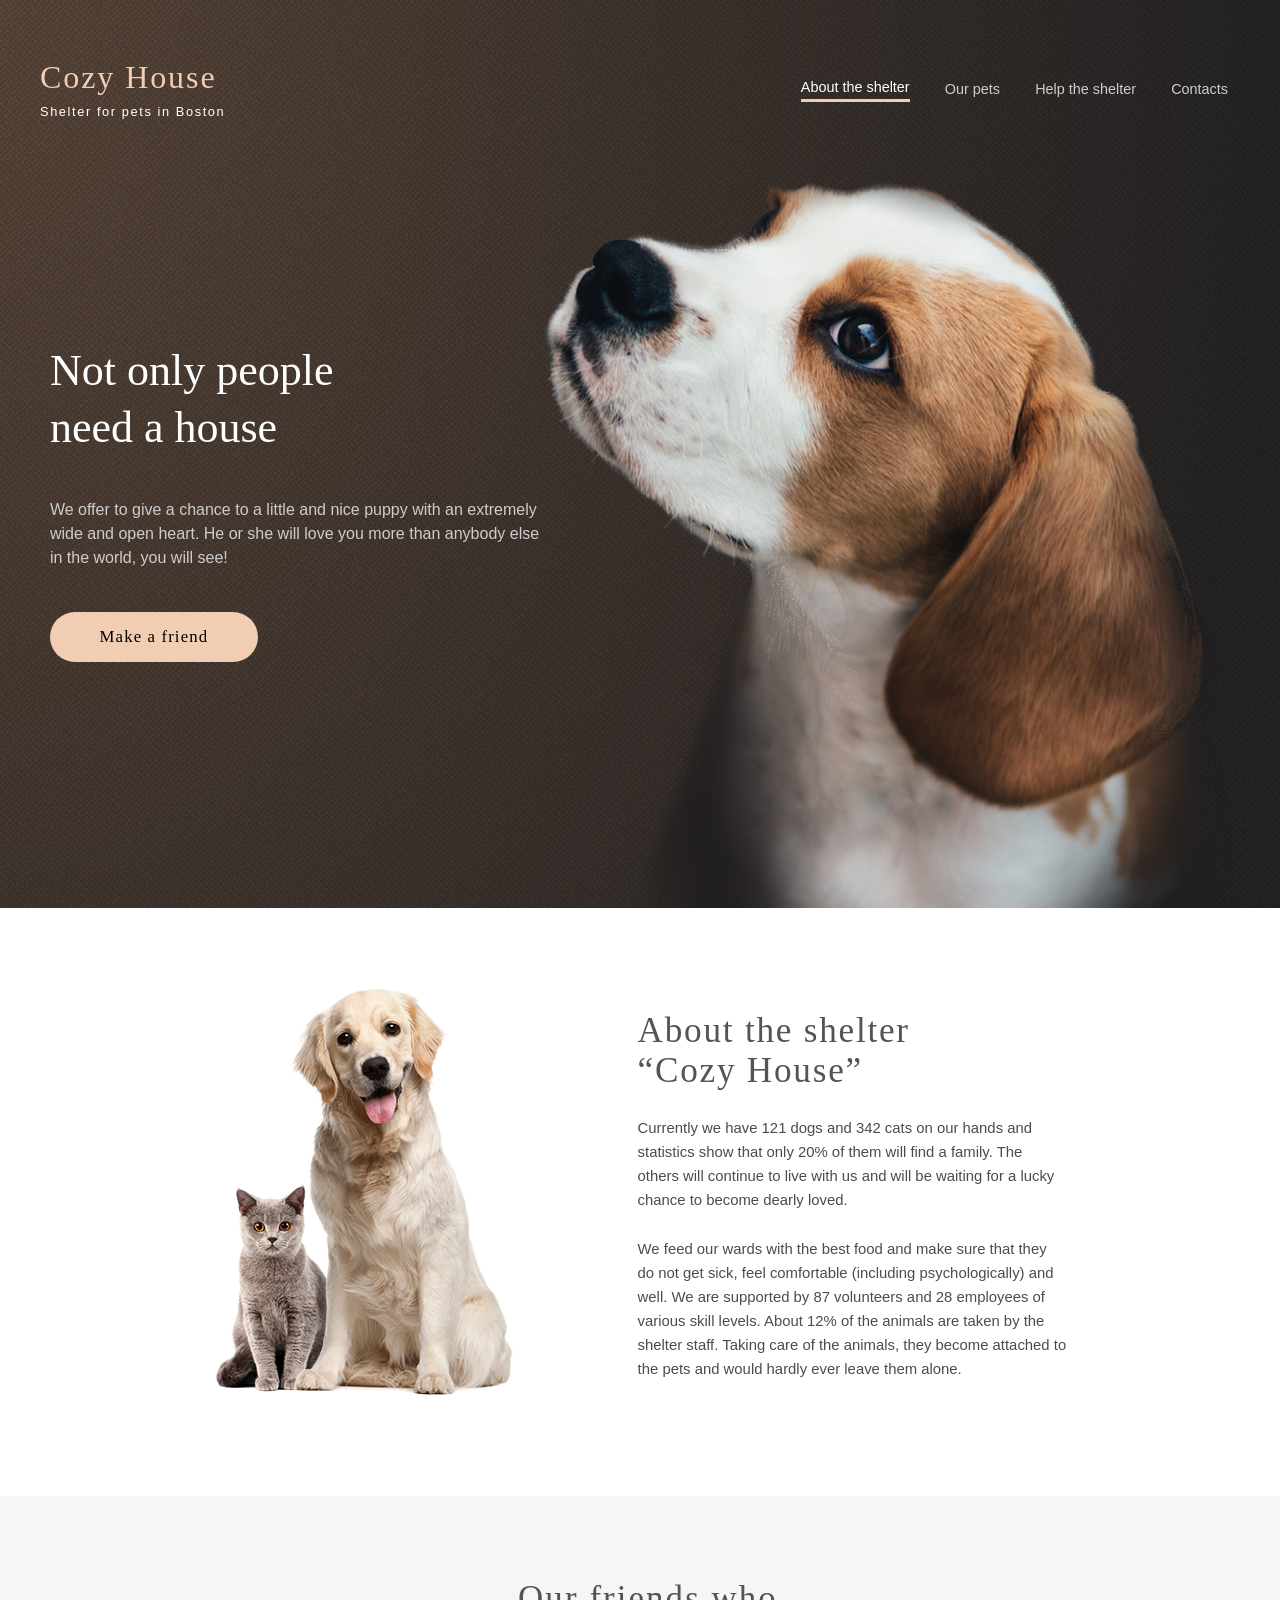
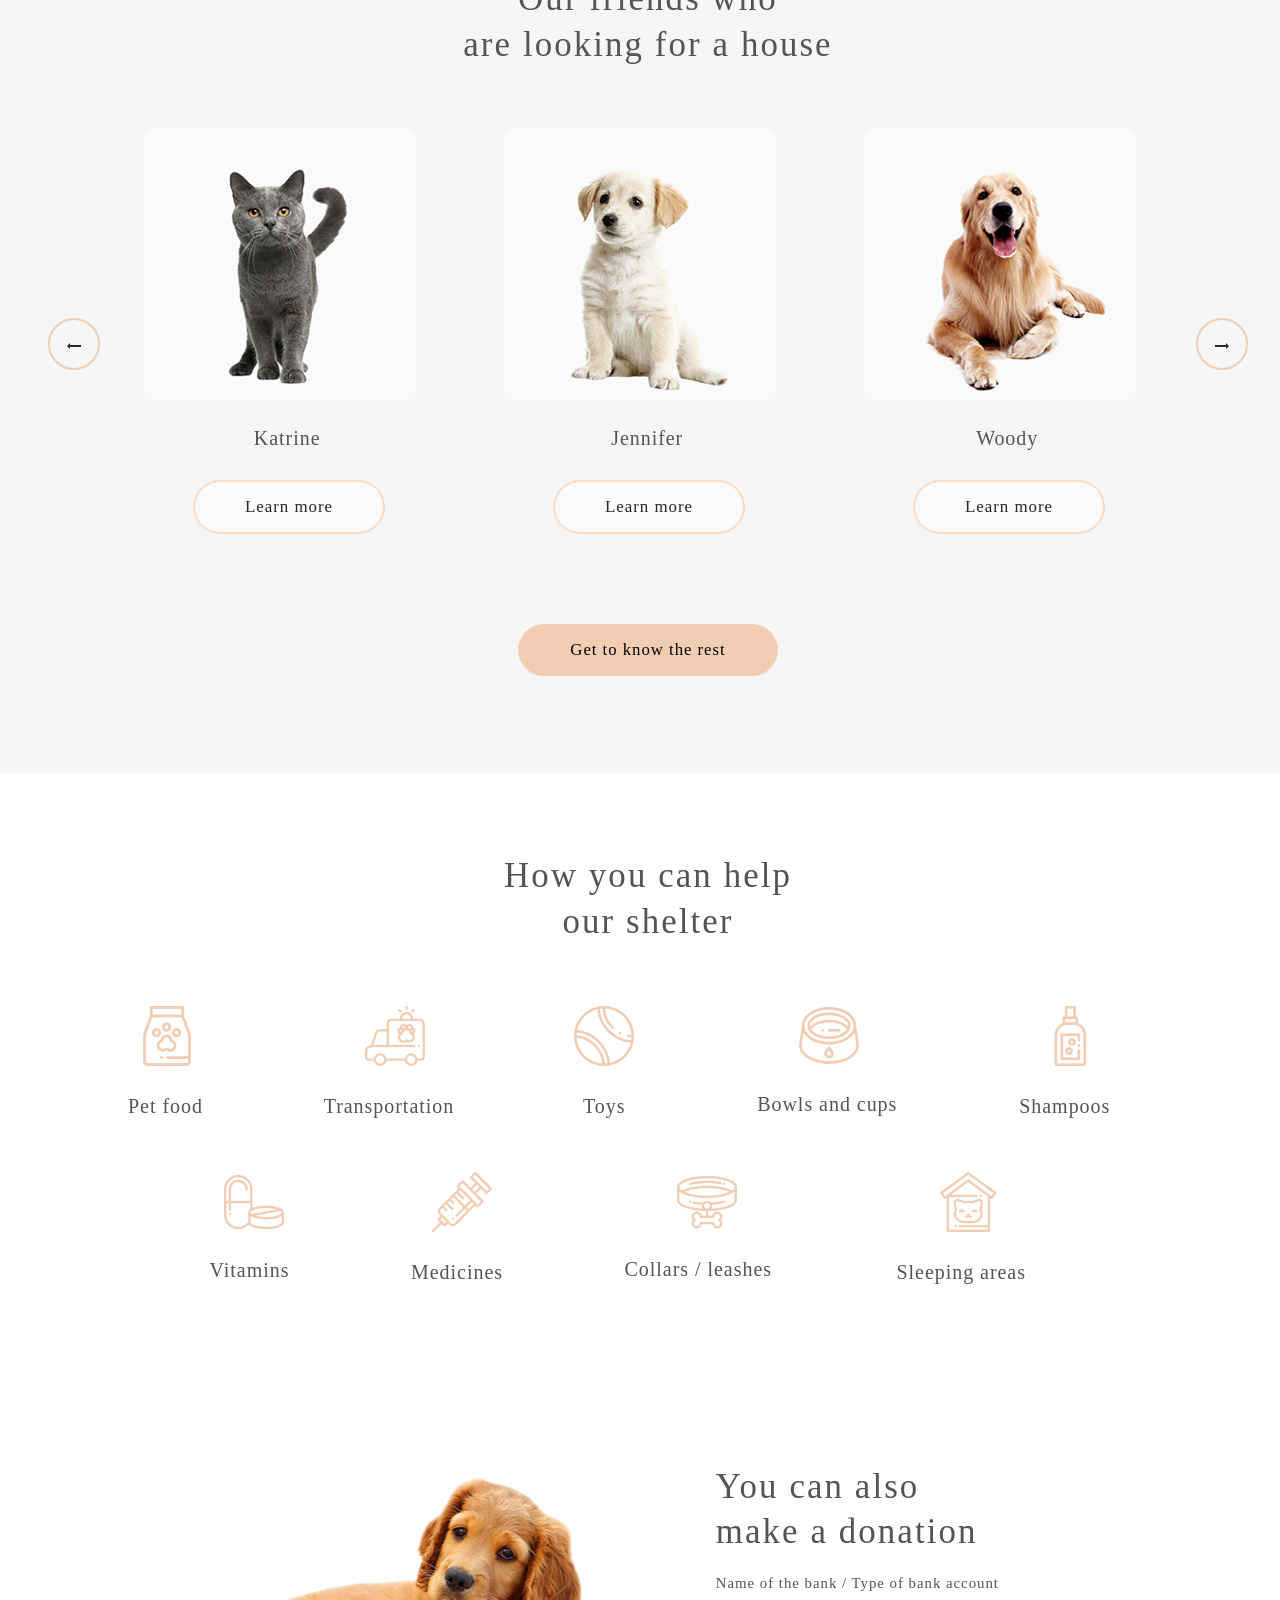
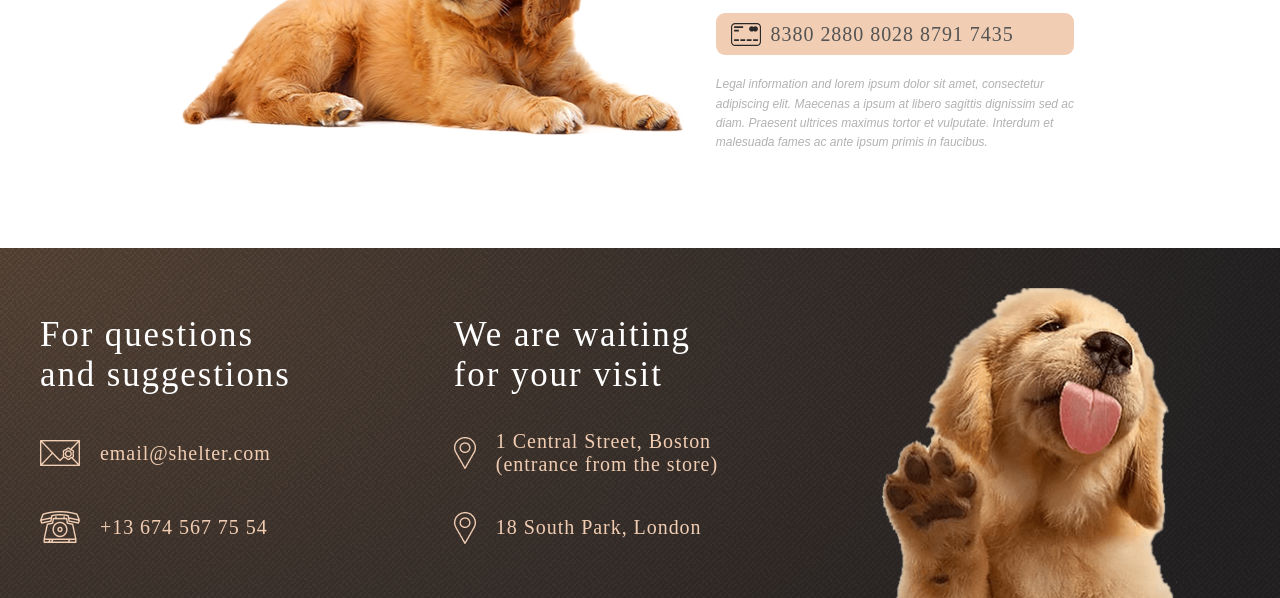
<file: shelter/pages/main/main.html>
<!DOCTYPE html>
<html lang="en">
<head>
    <meta charset="UTF-8">
    <meta name="viewport" content="width=device-width, initial-scale=1.0">
    <link href='main.css' rel='stylesheet'>
    <title>shelter</title>
</head>
<body>
<div class="media-background">
    <header class="header">
        <div class="wrapper">
            <div class="header-logo">
                <h1 class="header-logo-title">
                    Cozy House
                </h1>
                <div class="header-logo-subtitle">
                    Shelter for pets in Boston
                </div>
            </div>
            <nav class="header-menu">
                <ul class="header-menu-list">
                    <li class="header-menu-list-item">
                        <a href='#' class="header-menu-list-item-link header-menu-list-item-link_active">About the shelter</a>
                    </li>
                    <li class="header-menu-list-item">
                        <a href='../pets/pets.html' class="header-menu-list-item-link header-menu-list-item-link_disabled">Our pets</a>
                    </li>
                    <li class="header-menu-list-item">
                        <a href='#' class="header-menu-list-item-link header-menu-list-item-link_disabled">Help the shelter</a>
                    </li>
                    <li class="header-menu-list-item">
                        <a href='#' class="header-menu-list-item-link header-menu-list-item-link_disabled">Contacts</a>
                    </li>
                </ul>

            <div class="dropdown">
                <div id="menu-togle" class="menu-icon">
                <div class="menu-icon-line"></div>
            </div>
            <div id="mobile-nav" class="mobile-nav">
                <ul class="mobile-nav__list">
                    <li class="header-menu-list-item">
                        <a href='../main/main.html' class="header-menu-list-item-link header-menu-list-item-link_active">About the shelter</a>
                    </li>
                    <li class="header-menu-list-item">
                        <a href='../pets/pets.html' class="header-menu-list-item-link header-menu-list-item-link_disabled">Our pets</a>
                    </li>
                    <li class="header-menu-list-item">
                        <a href='#' class="header-menu-list-item-link header-menu-list-item-link_disabled">Help the shelter</a>
                    </li>
                    <li class="header-menu-list-item">
                        <a href='#' class="header-menu-list-item-link header-menu-list-item-link_disabled">Contacts</a>
                    </li>
                </ul>
            </div>
                    
                </div>
            </nav>
        </div>
    </header>

<main class="main">
    <div class="hero">
        <div class="wrapper">
            <div class="hero__content">
                <div class="content-section">
                    <h2 class="content-section__title">
                    Not only people need a house
                    </h2>
                    <p class="content-section__subtitle">
                    We offer to give a chance to a little and nice puppy with an extremely
                    wide and open heart. He or she will love you more than anybody else
                    in the world, you will see!
                    </p>
                    <form action="../pets/pets.html" target="_blank">
                    <button class="content-section__button">Make a friend</button>
                    </form>
                </div>
            </div>
            <img src="../../assets/image/start-screen-puppy.png" alt='start screen puppy' class='hero__image'>
        </div>
    </div>
</div>
    <div class="about__block">
        <img src="../../assets/image/about-pets.png" alt="about pets" class="about__block-image">
        <div class="about__block-text">
            <h3 class="about__block-title">
                About the shelter</br> “Cozy House”
            </h3>
            <p class="about__block-subtitle-first">
        Currently we have 121 dogs and 342 cats on our hands and statistics show 
        that only 20% of them will find a family. The others will continue to live
        with us and will be waiting for a lucky chance to become dearly loved.
            </p>
            <p class="about__block-subtitle-second">
        We feed our wards with the best food and make sure that they do not get sick, 
        feel comfortable (including psychologically) and well. We are supported by 87
        volunteers and 28 employees of various skill levels. About 12% of the animals 
        are taken by the shelter staff. Taking care of the animals, they become 
        attached to the pets and would hardly ever leave them alone.
            </p>
        </div>
    </div>

    <div class="about__block-media">
        <div class="about__block-text">
            <h3 class="about__block-title">
                About the shelter</br> “Cozy House”
            </h3>
            <p class="about__block-subtitle-first">
        Currently we have 121 dogs and 342 cats on our hands and statistics show 
        that only 20% of them will find a family. The others will continue to live
        with us and will be waiting for a lucky chance to become dearly loved.
            </p>
            <p class="about__block-subtitle-second">
        We feed our wards with the best food and make sure that they do not get sick, 
        feel comfortable (including psychologically) and well. We are supported by 87
        volunteers and 28 employees of various skill levels. About 12% of the animals 
        are taken by the shelter staff. Taking care of the animals, they become 
        attached to the pets and would hardly ever leave them alone.
            </p>
        </div>
        <img src="../../assets/image/about-pets.png" alt="about pets" class="about__block-image">
    </div>


    <div  id='pets-cards' class="pets">
        <div class="wrapper_one">
            <div class="pets__wrapper">
                <h3 class="pets__title">
                    Our friends who </br>are looking for a house
                </h3>

                <div class="pets__content">
                <button class="slider__button left">
                <img src='../../assets/icons/Arrow.svg'
                alt='LeftArrow'></object>
                </button>

                    <div class="pets__cards">
                        <ul class="pets__cards-list active">
                            <li class="pets__cards-item">
                                <a href="#popup-katrine" class="pets__cards-link">
                                    <img class="pets__cards-image" src='../../assets/image/pets-katrine.png' alt="Katrine">
                                </a>
                                <p class="pets__cards-text">Katrine</p>
                            <form action="#popup-katrine">
                                <button class="pets__cards-button">Learn more</button>
                            </form>
                            </li>
                            <li class="pets__cards-item">
                                <a href="#popup-jennifer" class="pets__cards-link">
                                    <img class="pets__cards-image" src='../../assets/image/pets-jennifer.png' alt="Jennifer">
                                </a>
                                <p class="pets__cards-text">Jennifer</p>
                            <form action="#popup-jennifer">
                                <button class="pets__cards-button">Learn more</button>
                            </form>
                            </li>
                            <li class="pets__cards-item">
                                <a href="#popup-woody" class="pets__cards-link">
                                    <img class="pets__cards-image" src='../../assets/image/pets-woody.png' alt="Woody">
                                </a>
                                <p class="pets__cards-text">Woody</p>
                            <form action="#popup-woody">
                                <button class="pets__cards-button">Learn more</button>
                            </form>
                            </li>
                         </ul>

                         <!--Carusel-->

                         <ul class="pets__cards-list">
                            <li class="pets__cards-item">
                                <a href="#popup-scarlet" class="pets__cards-link">
                                    <img class="pets__cards-image" src='../../assets/image/pets-scarlet.png' alt="Scarlet">
                                </a>
                                <p class="pets__cards-text">Scarlet</p>
                                <form action="#popup-scarlet">
                                <button class="pets__cards-button">Learn more</button>
                                </form>
                            </li>
                            <li class="pets__cards-item">
                                <a href="#popup-timmy" class="pets__cards-link">
                                    <img class="pets__cards-image" src='../../assets/image/pets-timmy.png' alt="Timmy">
                                </a>
                                <p class="pets__cards-text">Timmy</p>
                            <form action="#popup-timmy">
                                <button class="pets__cards-button">Learn more</button>
                            </form>
                            </li>
                            <li class="pets__cards-item">
                                <a href="#popup-sophie" class="pets__cards-link">
                                    <img class="pets__cards-image" src='../../assets/image/pets-sophie.png' alt="Sophie">
                                </a>
                                <p class="pets__cards-text">Sophie</p>
                                <form action="#popup-sophie">
                                <button class="pets__cards-button">Learn more</button>
                                </form>
                            </li>
                         </ul>

                         <ul class="pets__cards-list">
                            <li class="pets__cards-item">
                                <a href="#popup-freddie" class="pets__cards-link">
                                    <img class="pets__cards-image" src='../../assets/image/pets-freddie.png' alt="Freddie">
                                </a>
                                <p class="pets__cards-text">Freddie</p>
                                <form action="#popup-freddie">
                                <button class="pets__cards-button">Learn more</button>
                                </form>
                            </li>
                            <li class="pets__cards-item">
                                <a href="#popup-charly" class="pets__cards-link">
                                    <img class="pets__cards-image" src='../../assets/image/pets-charly.png' alt="Charly">
                                </a>
                                <p class="pets__cards-text">Charly</p>
                                <form action="#popup-charly">
                                <button class="pets__cards-button">Learn more</button>
                                </form>
                            </li>
                            <li class="pets__cards-item">
                                <a href="#popup-jennifer" class="pets__cards-link">
                                    <img class="pets__cards-image" src='../../assets/image/pets-jennifer.png' alt="Jennifer">
                                </a>
                                <p class="pets__cards-text">Jennifer</p>
                                <form action="#popup-jennifer">
                                <button class="pets__cards-button">Learn more</button>
                                </form>
                            </li>
                         </ul>
                    </div>

                <button class="slider__button_reverted right">
                <img src='../../assets/icons/Arrow (1).svg'
                alt='RightArrow'></object></button>
                </div>

                <!--Media buttons-->
                <div class="slider__buttons-media320">
                <button class="slider__button-media320 left">
                    <img src='../../assets/icons/Arrow.svg'
                    alt='LeftArrow'></object>
                    </button>
                <button class="slider__button_reverted-media320 right">
                    <img src='../../assets/icons/Arrow (1).svg'
                    alt='RightArrow'></object></button>
                </div>

                <form action="../pets/pets.html" target="_blank">
                <button class="pets__button">Get to know the rest</button>
                </form>
            </div>
        </div>
    </div>

    <div class="help">
        <div class="help__wrapper">
            <h3 class="help__title">
                How you can help</br>our shelter
            </h3>
            <div class="help__content-1">
             <div class="help__element-1">
                <img src='../../assets/icons/1.png' alt='item-img' class="help__icons">
                <p class="help__text text-1">Pet food</p>
             </div>
             <div class="help__element-2">
                <img src='../../assets/icons/2.png' alt='item-img' class="help__icons">
                <p class="help__text text-2">Transportation</p>
             </div>
             <div class="help__element-3">
                <img src='../../assets/icons/3.png' alt='item-img' class="help__icons">
                <p class="help__text text-3">Toys</p>
             </div>
             <div class="help__element-4">
                <img src='../../assets/icons/4.png' alt='item-img' class="help__icons">
                <p class="help__text text-4">Bowls and cups</p>
             </div>
             <div class="help__element-5">
                <img src='../../assets/icons/5.png' alt='item-img' class="help__icons">
                <p class="help__text text-5">Shampoos</p>
             </div>
            </div>

            <div class="help__content-2">
                <div class="help__element-6">
                <img src='../../assets/icons/6.png' alt='item-img' class="help__icons">
                <p class="help__text text-6">Vitamins</p>
                </div>
                <div class="help__element-7">
                <img src='../../assets/icons/7.png' alt='item-img' class="help__icons">
                <p class="help__text text-7">Medicines</p>
                </div>
                <div class="help__element-8">
                <img src='../../assets/icons/8.png' alt='item-img' class="help__icons">
                <p class="help__text text-8">Collars / leashes</p>
                </div>
                <div class="help__element-9">
                <img src='../../assets/icons/9.png' alt='item-img' class="help__icons">
                <p class="help__text text-9">Sleeping areas</p>
                </div>
            </div>
            <div class="help__content_media">
                <div class="help__element-1">
                    <img src='../../assets/icons/1.png' alt='item-img' class="help__icons">
                    <p class="help__text text-1">Pet food</p>
                 </div>
                 <div class="help__element-2">
                    <img src='../../assets/icons/2.png' alt='item-img' class="help__icons">
                    <p class="help__text text-2">Transportation</p>
                 </div>
                 <div class="help__element-3">
                    <img src='../../assets/icons/3.png' alt='item-img' class="help__icons">
                    <p class="help__text text-3">Toys</p>
                 </div>
                 <div class="help__element-4">
                    <img src='../../assets/icons/4.png' alt='item-img' class="help__icons">
                    <p class="help__text text-4">Bowls and cups</p>
                 </div>
                 <div class="help__element-5">
                    <img src='../../assets/icons/5.png' alt='item-img' class="help__icons">
                    <p class="help__text text-5">Shampoos</p>
                 </div>
                 <div class="help__element-6">
                    <img src='../../assets/icons/6.png' alt='item-img' class="help__icons">
                    <p class="help__text text-6">Vitamins</p>
                    </div>
                    <div class="help__element-7">
                    <img src='../../assets/icons/7.png' alt='item-img' class="help__icons">
                    <p class="help__text text-7">Medicines</p>
                    </div>
                    <div class="help__element-8">
                    <img src='../../assets/icons/8.png' alt='item-img' class="help__icons">
                    <p class="help__text text-8">Collars / leashes</p>
                    </div>
                    <div class="help__element-9">
                    <img src='../../assets/icons/9.png' alt='item-img' class="help__icons">
                    <p class="help__text text-9">Sleeping areas</p>
                    </div>
            </div>
        </div>
    </div>

    <div class="donation">
        <img src="../../assets/image/donation-dog.png" alt='dog' class="donation-image">
        <div class="donation__block-text">
            <h3 class="donation-title">
                You can also</br>make a donation
            </h3>
            <p class="donation-subtitle">
                Name of the bank / Type of bank account
            </p>
            <span class="donation__block-credit">
                <a href="http://www.belarusbank.by" class="donation-credit-text">
                    <img src="../../assets/icons/credit-card.svg" class="credit-svg"> 
                    8380 2880 8028 8791 7435
                </a>
            </span>
            <p class="donation-credit-information">
                Legal information and lorem ipsum dolor sit amet, consectetur</br
                >adipiscing elit. Maecenas a ipsum at libero sagittis dignissim sed ac</br>
                diam. Praesent ultrices maximus tortor et vulputate. Interdum et</br>
                malesuada fames ac ante ipsum primis in faucibus.
            </p>
            <p class="donation-credit-information-media">
                Legal information and lorem ipsum dolor sit amet, consectetur
                adipiscing elit. Maecenas a ipsum at libero sagittis dignissim sed ac
                diam. Praesent ultrices maximus tortor et vulputate. Interdum et
                malesuada fames ac ante ipsum primis in faucibus.
            </p>
        </div>
        <img src="../../assets/image/donation-dog.png" alt='dog' class="donation-image-media">
    </div>

    <div class="footer">
        <div class="footer__connection">
            <h3 class="footer__connection-title">
                For questions</br>and suggestions
            </h3>
            <span class="footer__connection-items">
                <a href="http://www.gmail.com" class="connection-link">
                    <img src="../../assets/icons/mail.png" class="connection-icon"> 
                    email@shelter.com
                </a>
            </span>
            <span>
                <a href="tel:+136745677554" class="connection-link">
                    <img src="../../assets/icons/phone.png" class="connection-icon"> 
                    +13 674 567 75 54
                </a>
            </span>
        </div>
        <div class="footer__connection-adress">
            <h3 class="footer__connection-title">
                We are waiting</br>for your visit
            </h3>
            <span class="footer__connection-items">
                <a href="https://www.google.ru/maps/place/%D0%A1%D0%BE%D0%B5%D0%B4%D0%B8%D0%BD%D0%B5%D0%BD%D0%BD%D1%8B%D0%B5+%D0%A8%D1%82%D0%B0%D1%82%D1%8B+%D0%90%D0%BC%D0%B5%D1%80%D0%B8%D0%BA%D0%B8/@36.1786115,-113.8774425,4z/data=!4m5!3m4!1s0x54eab584e432360b:0x1c3bb99243deb742!8m2!3d37.09024!4d-95.712891" 
                class="connection-link-adress">
                    <img src="../../assets/icons/pin.png" class="connection-icon"> 
                    1 Central Street, Boston</br>(entrance from the store)
                </a>
            </span>
            <span>
                <a href="https://www.google.ru/maps/place/%D0%A1%D0%BE%D0%B5%D0%B4%D0%B8%D0%BD%D0%B5%D0%BD%D0%BD%D1%8B%D0%B5+%D0%A8%D1%82%D0%B0%D1%82%D1%8B+%D0%90%D0%BC%D0%B5%D1%80%D0%B8%D0%BA%D0%B8/@36.1786115,-113.8774425,4z/data=!4m5!3m4!1s0x54eab584e432360b:0x1c3bb99243deb742!8m2!3d37.09024!4d-95.712891" 
                class="connection-link-adress">
                    <img src="../../assets/icons/pin.png" class="connection-icon"> 
                    18 South Park, London 
                </a>
            </span>
        </div>
        <img src='../../assets/image/footer-puppy.png' alt="footer-puppy" class="footer-image">
        
    </div>
</main>
<script src='script.js'></script>


<!--POPUP-->
<div id='popup-katrine' class="popup">
    <a href="#pets-cards" class="popup__area"></a><!--Для того что бы попап закрывался от нажатия на затемненную область-->
 <div class="popup__body">
     <div class="popup__content">
         <a href="#pets-cards" class="popup__close"><img src='../../assets/popup/close.png'></a>
         <img src='../../assets/popup/pets-katrine.png' class='popup-img' alt='Jennifer'>
         <div class="popup__text-wrapper">
         <h3 class="popup__title">Katrine</h3>
         <h4>Cat - British Shorthair</h4>
         <h5 class="popup__text">Katrine is a beautiful girl. She is as soft as the finest velvet with a thick lush fur. Will love you until the last breath she takes as long as you are the one. She is picky about her affection. She loves cuddles and to stretch into your hands for a deeper relaxations.</h5>
        <ul class="popup__list">
            <li class="popup__list-item">
                <img src='../../assets/popup/dot.png' class="popup-dot">
                <p>Age:</p> 6 months
            </li>
            <li class="popup__list-item">
                <img src='../../assets/popup/dot.png' class="popup-dot">
                <p>Inoculations:</p> panleukopenia
            </li>
            <li class="popup__list-item">
                <img src='../../assets/popup/dot.png' class="popup-dot">
                <p>Diseases:</p> none
            </li>
            <li class="popup__list-item">
                <img src='../../assets/popup/dot.png' class="popup-dot">
                <p>Parasites:</p> none
            </li>
        </ul> 
        </div>
    </div>
 </div>
</div>
<div id='popup-jennifer' class="popup">
    <a href="#pets-cards" class="popup__area"></a><!--Для того что бы попап закрывался от нажатия на затемненную область-->
 <div class="popup__body">
     <div class="popup__content">
         <a href="#pets-cards" class="popup__close"><img src='../../assets/popup/close.png'></a>
         <img src='../../assets/popup/pets-jennifer.png' class='popup-img' alt='Jennifer'>
         <div class="popup__text-wrapper">
         <h3 class="popup__title">Jennifer</h3>
         <h4>Dog - Labrador</h4>
         <h5 class="popup__text">Jennifer is a sweet 2 months old Labrador that is patiently waiting to find a new forever home. This girl really enjoys being able to go outside to run and play, but won't hesitate to play up a storm in the house if she has all of her favorite toys.</h5>
        <ul class="popup__list">
            <li class="popup__list-item">
                <img src='../../assets/popup/dot.png' class="popup-dot">
                <p>Age:</p> 2 months
            </li>
            <li class="popup__list-item">
                <img src='../../assets/popup/dot.png' class="popup-dot">
                <p>Inoculations:</p> none
            </li>
            <li class="popup__list-item">
                <img src='../../assets/popup/dot.png' class="popup-dot">
                <p>Diseases:</p> none
            </li>
            <li class="popup__list-item">
                <img src='../../assets/popup/dot.png' class="popup-dot">
                <p>Parasites:</p> none
            </li>
        </ul> 
        </div>
    </div>
 </div>
</div>
<div id='popup-woody' class="popup">
    <a href="#pets-cards" class="popup__area"></a><!--Для того что бы попап закрывался от нажатия на затемненную область-->
 <div class="popup__body">
     <div class="popup__content">
         <a href="#pets-cards" class="popup__close"><img src='../../assets/popup/close.png'></a>
         <img src='../../assets/popup/pets-woody.png' class='popup-img' alt='Jennifer'>
         <div class="popup__text-wrapper">
         <h3 class="popup__title">Woody</h3>
         <h4>Dog - Golden Retriever</h4>
         <h5 class="popup__text">Woody is a handsome 3 1/2 year old boy. Woody does know basic commands and is a smart pup. Since he is on the stronger side, he will learn a lot from your training. Woody will be happier when he finds a new family that can spend a lot of time with him.</h5>
        <ul class="popup__list">
            <li class="popup__list-item">
                <img src='../../assets/popup/dot.png' class="popup-dot">
                <p>Age:</p>3 years 6 months
            </li>
            <li class="popup__list-item">
                <img src='../../assets/popup/dot.png' class="popup-dot">
                <p>Inoculations:</p> "adenovirus", "distemper"
            </li>
            <li class="popup__list-item">
                <img src='../../assets/popup/dot.png' class="popup-dot">
                <p>Diseases:</p> right back leg mobility reduced
            </li>
            <li class="popup__list-item">
                <img src='../../assets/popup/dot.png' class="popup-dot">
                <p>Parasites:</p> none
            </li>
        </ul> 
        </div>
    </div>
 </div>
</div>
<div id='popup-scarlet' class="popup">
    <a href="#pets-cards" class="popup__area"></a><!--Для того что бы попап закрывался от нажатия на затемненную область-->
 <div class="popup__body">
     <div class="popup__content">
         <a href="#pets-cards" class="popup__close"><img src='../../assets/popup/close.png'></a>
         <img src='../../assets/popup/pets-scarlet.png' class='popup-img' alt='Jennifer'>
         <div class="popup__text-wrapper">
         <h3 class="popup__title">Scarlett</h3>
         <h4>Dog - Jack Russell Terrier</h4>
         <h5 class="popup__text">Scarlett is a happy, playful girl who will make you laugh and smile. She forms a bond quickly and will make a loyal companion and a wonderful family dog or a good companion for a single individual too since she likes to hang out and be with her human.</h5>
        <ul class="popup__list">
            <li class="popup__list-item">
                <img src='../../assets/popup/dot.png' class="popup-dot">
                <p>Age:</p>3 months
            </li>
            <li class="popup__list-item">
                <img src='../../assets/popup/dot.png' class="popup-dot">
                <p>Inoculations:</p> parainfluenza
            </li>
            <li class="popup__list-item">
                <img src='../../assets/popup/dot.png' class="popup-dot">
                <p>Diseases:</p> right back leg mobility reduced
            </li>
            <li class="popup__list-item">
                <img src='../../assets/popup/dot.png' class="popup-dot">
                <p>Parasites:</p> none
            </li>
        </ul> 
        </div>
    </div>
 </div>
</div>
<div id='popup-timmy' class="popup">
    <a href="#pets-cards" class="popup__area"></a><!--Для того что бы попап закрывался от нажатия на затемненную область-->
 <div class="popup__body">
     <div class="popup__content">
         <a href="#pets-cards" class="popup__close"><img src='../../assets/popup/close.png'></a>
         <img src='../../assets/popup/pets-timmy.png' class='popup-img' alt='Jennifer'>
         <div class="popup__text-wrapper">
         <h3 class="popup__title">Timmy</h3>
         <h4>Cat - British Shorthair</h4>
         <h5 class="popup__text">Timmy is an adorable grey british shorthair male. He loves to play and snuggle. He is neutered and up to date on age appropriate vaccinations. He can be chatty and enjoys being held. Timmy has a lot to say and wants a person to share his thoughts with.</h5>
        <ul class="popup__list">
            <li class="popup__list-item">
                <img src='../../assets/popup/dot.png' class="popup-dot">
                <p>Age:</p>2 years 3 months
            </li>
            <li class="popup__list-item">
                <img src='../../assets/popup/dot.png' class="popup-dot">
                <p>Inoculations:</p> "calicivirus", "viral rhinotracheitis"
            </li>
            <li class="popup__list-item">
                <img src='../../assets/popup/dot.png' class="popup-dot">
                <p>Diseases:</p> kidney stones
            </li>
            <li class="popup__list-item">
                <img src='../../assets/popup/dot.png' class="popup-dot">
                <p>Parasites:</p> none
            </li>
        </ul> 
        </div>
    </div>
 </div>
</div>
<div id='popup-sophie' class="popup">
    <a href="#pets-cards" class="popup__area"></a><!--Для того что бы попап закрывался от нажатия на затемненную область-->
 <div class="popup__body">
     <div class="popup__content">
         <a href="#pets-cards" class="popup__close"><img src='../../assets/popup/close.png'></a>
         <img src='../../assets/popup/pets-sophie.png' class='popup-img' alt='Jennifer'>
         <div class="popup__text-wrapper">
         <h3 class="popup__title">Sophia</h3>
         <h4>Dog - Shih tzu</h4>
         <h5 class="popup__text">Sophia here and I'm looking for my forever home to live out the best years of my life. I am full of energy. Everyday I'm learning new things, like how to walk on a leash, go potty outside, bark and play with toys and I still need some practice.</h5>
        <ul class="popup__list">
            <li class="popup__list-item">
                <img src='../../assets/popup/dot.png' class="popup-dot">
                <p>Age:</p>1 month
            </li>
            <li class="popup__list-item">
                <img src='../../assets/popup/dot.png' class="popup-dot">
                <p>Inoculations:</p> "calicivirus"
            </li>
            <li class="popup__list-item">
                <img src='../../assets/popup/dot.png' class="popup-dot">
                <p>Diseases:</p> none
            </li>
            <li class="popup__list-item">
                <img src='../../assets/popup/dot.png' class="popup-dot">
                <p>Parasites:</p> none
            </li>
        </ul> 
        </div>
    </div>
 </div>
</div>
<div id='popup-freddie' class="popup">
    <a href="#pets-cards" class="popup__area"></a><!--Для того что бы попап закрывался от нажатия на затемненную область-->
 <div class="popup__body">
     <div class="popup__content">
         <a href="#pets-cards" class="popup__close"><img src='../../assets/popup/close.png'></a>
         <img src='../../assets/popup/pets-freddie.png' class='popup-img' alt='Jennifer'>
         <div class="popup__text-wrapper">
         <h3 class="popup__title">Freddie</h3>
         <h4>Cat - British Shorthair</h4>
         <h5 class="popup__text">Freddie is a little shy at first, but very sweet when he warms up. He likes playing with shoe strings and bottle caps. He is quick to learn the rhythms of his human’s daily life. Freddie has bounced around a lot in his life, and is looking to find his forever home.</h5>
        <ul class="popup__list">
            <li class="popup__list-item">
                <img src='../../assets/popup/dot.png' class="popup-dot">
                <p>Age:</p>2 months
            </li>
            <li class="popup__list-item">
                <img src='../../assets/popup/dot.png' class="popup-dot">
                <p>Inoculations:</p> rabies
            </li>
            <li class="popup__list-item">
                <img src='../../assets/popup/dot.png' class="popup-dot">
                <p>Diseases:</p> none
            </li>
            <li class="popup__list-item">
                <img src='../../assets/popup/dot.png' class="popup-dot">
                <p>Parasites:</p> none
            </li>
        </ul> 
        </div>
    </div>
 </div>
</div>
<div id='popup-charly' class="popup">
    <a href="#pets-cards" class="popup__area"></a><!--Для того что бы попап закрывался от нажатия на затемненную область-->
 <div class="popup__body">
     <div class="popup__content">
         <a href="#pets-cards" class="popup__close"><img src='../../assets/popup/close.png'></a>
         <img src='../../assets/popup/pets-charly.png' class='popup-img' alt='Jennifer'>
         <div class="popup__text-wrapper">
         <h3 class="popup__title">Charly</h3>
         <h4>Dog - Jack Russell Terrier</h4>
         <h5 class="popup__text">This cute boy, Charly, is three years old and he likes adults and kids. He isn’t fond of many other dogs, so he might do best in a single dog home. Charly has lots of energy, and loves to run and play. We think a fenced yard would make him very happy.</h5>
        <ul class="popup__list">
            <li class="popup__list-item">
                <img src='../../assets/popup/dot.png' class="popup-dot">
                <p>Age:</p>8 years
            </li>
            <li class="popup__list-item">
                <img src='../../assets/popup/dot.png' class="popup-dot">
                <p>Inoculations:</p> "bordetella bronchiseptica", "leptospirosis"
            </li>
            <li class="popup__list-item">
                <img src='../../assets/popup/dot.png' class="popup-dot">
                <p>Diseases:</p> deafness, blindness
            </li>
            <li class="popup__list-item">
                <img src='../../assets/popup/dot.png' class="popup-dot">
                <p>Parasites:</p>lice, fleas
            </li>
        </ul> 
        </div>
    </div>
 </div>
</div>

</body>
</html>
</file>
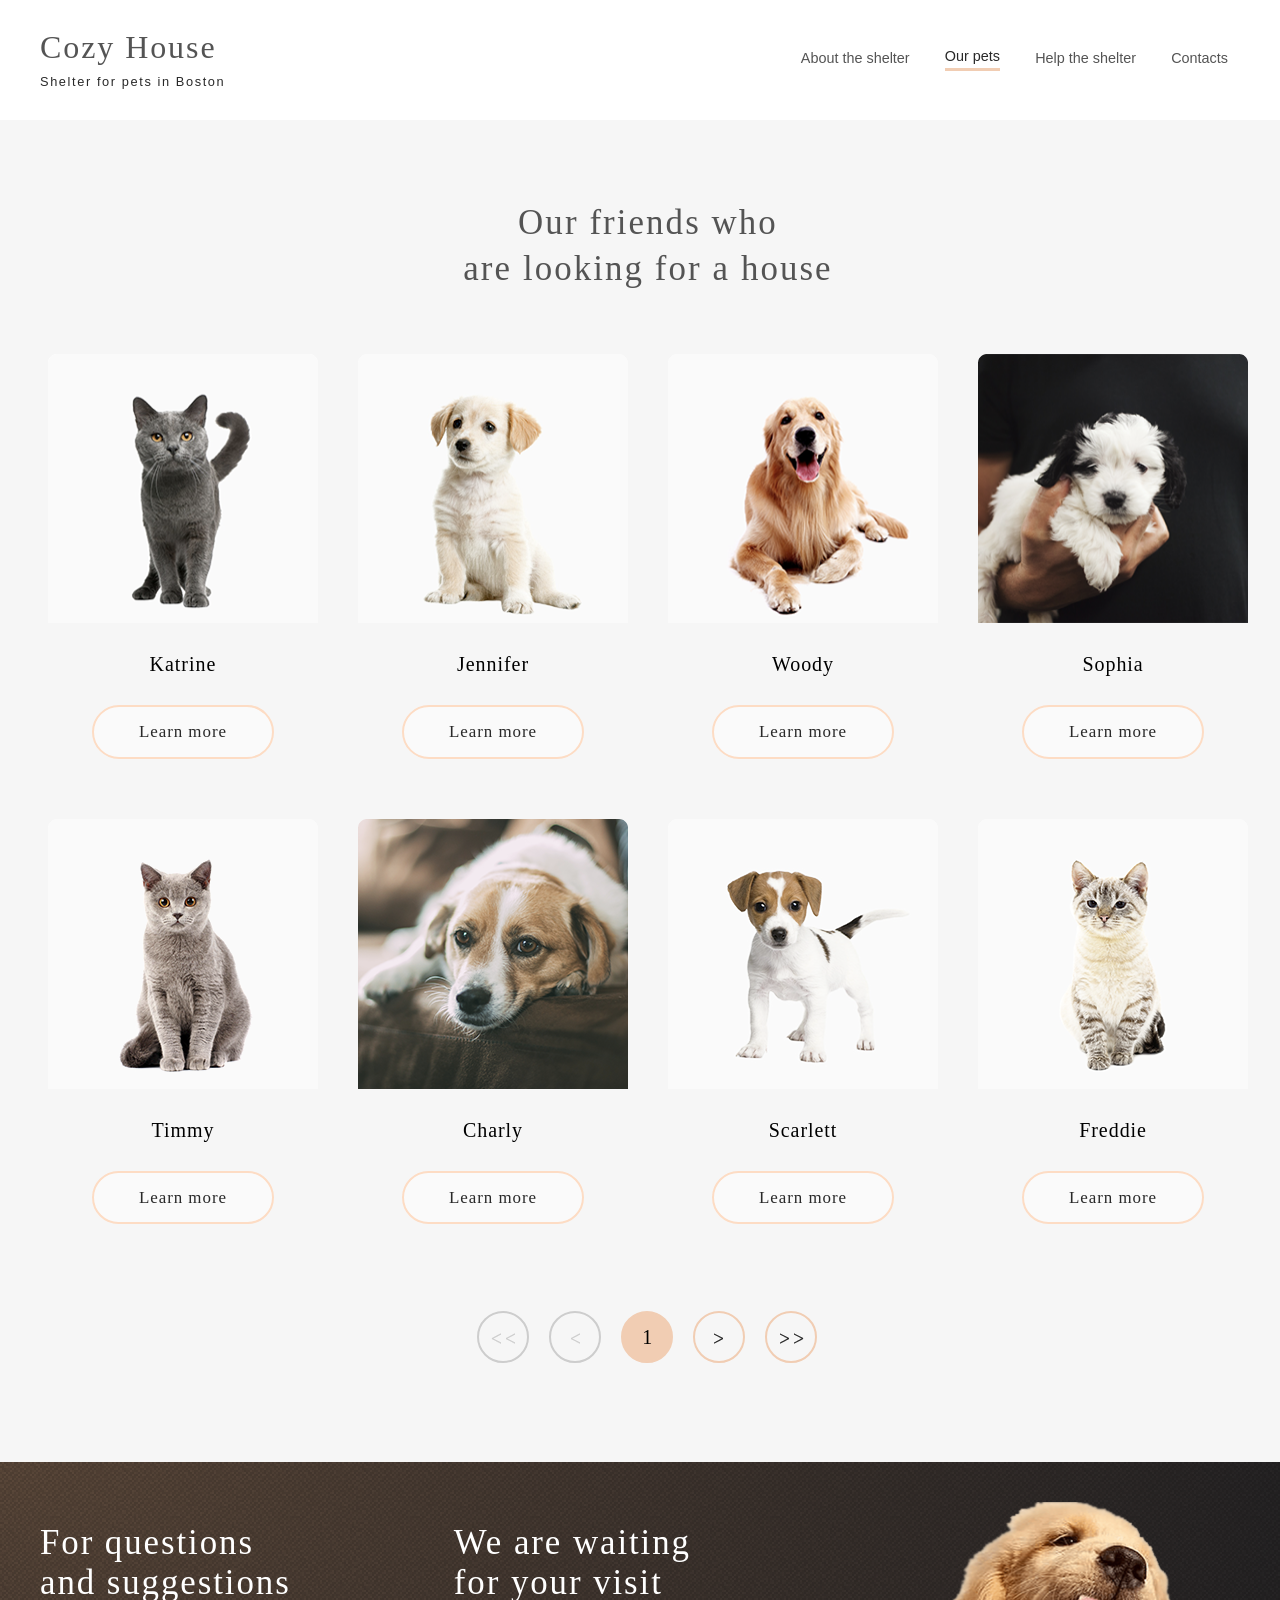
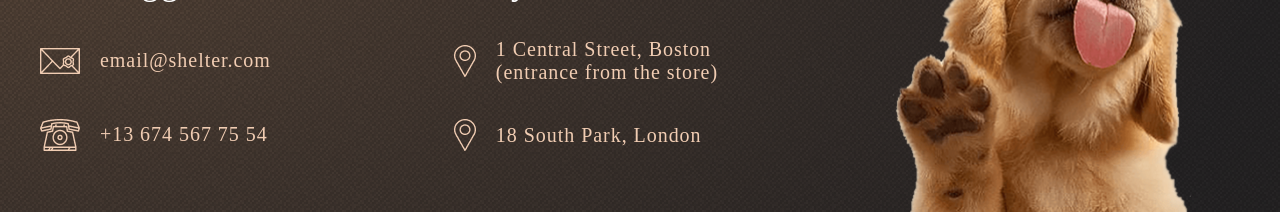
<file: shelter/pages/pets/pets.html>
<!DOCTYPE html>
<html lang="en">
<head>
    <meta charset="UTF-8">
    <meta name="viewport" content="width=device-width, initial-scale=1.0">
    <link href='pets.css' rel='stylesheet'>
    <title>pets</title>
</head>
<body>
    <header class="header">
        <div class="wrapper">
           <a href='../main/main.html' class="header-logo">
            <h1 class="header-logo-title">
                Cozy House
            </h1>
            <div class="header-logo-subtitle">
                Shelter for pets in Boston
            </div>
        </a>
           <nav class="header-menu">
            <ul class="header-menu-list">
                <li class="header-menu-list-item">
                    <a href='../main/main.html' class="header-menu-list-item-link header-menu-list-item-link_disabled">About the shelter</a>
                </li>
                <li class="header-menu-list-item">
                    <a href='#' class="header-menu-list-item-link header-menu-list-item-link_active">Our pets</a>
                </li>
                <li class="header-menu-list-item">
                    <a href='#' class="header-menu-list-item-link header-menu-list-item-link_disabled">Help the shelter</a>
                </li>
                <li class="header-menu-list-item">
                    <a href='#' class="header-menu-list-item-link header-menu-list-item-link_disabled">Contacts</a>
                </li>
            </ul>
            <div class="dropdown">
                <div id="menu-togle" class="menu-icon">
                <div class="menu-icon-line"></div>
            </div>
            <div id="mobile-nav" class="mobile-nav">
                <ul class="mobile-nav__list">
                    <li class="header-menu-list-item">
                        <a href='../main/main.html' class="header-menu-list-item-link header-menu-list-item-link_disabled">About the shelter</a>
                    </li>
                    <li class="header-menu-list-item">
                        <a href='../pets/pets.html' class="header-menu-list-item-link header-menu-list-item-link_active">Our pets</a>
                    </li>
                    <li class="header-menu-list-item">
                        <a href='#' class="header-menu-list-item-link header-menu-list-item-link_disabled">Help the shelter</a>
                    </li>
                    <li class="header-menu-list-item">
                        <a href='#' class="header-menu-list-item-link header-menu-list-item-link_disabled">Contacts</a>
                    </li>
                </ul>
            </div>
                    
                </div>
        </nav>
        </div>
    </header>
    <main class="our-friends">
        <div class="our-friends-wrapper">
            <h3 class="our-friends-title">
                Our friends who</br> are looking for a house
            </h3>
            <div class="our-friends-content">
                <div class="pets__cards-item">
                    <a href="#popup-katrine" class="pets__cards-link">
                        <img class="pets__cards-image" src='../../assets/image/pets-katrine.png' alt="Katrine">
                    </a>
                    <p class="pets__cards-text">Katrine</p>
                    <form action="#popup-katrine" class="button-position">
                    <button  class="pets__cards-button">Learn more</button>
                    </form>
                </div>
                <div class="pets__cards-item">
                    <a href="#popup-jennifer" class="pets__cards-link">
                        <img class="pets__cards-image" src='../../assets/image/pets-jennifer.png' alt="Jennifer">
                    </a>
                    <p class="pets__cards-text">Jennifer</p>
                    <form action="#popup-jennifer" class="button-position">
                    <button class="pets__cards-button">Learn more</button>
                    </form>
                </div>
                <div class="pets__cards-item">
                    <a href="#popup-woody" class="pets__cards-link">
                        <img class="pets__cards-image" src='../../assets/image/pets-woody.png' alt="Woody">
                    </a>
                    <p class="pets__cards-text">Woody</p>
                    <form action="#popup-woody" class="button-position">
                    <button class="pets__cards-button">Learn more</button>
                    </form>
                </div>
                <div class="pets__cards-item">
                    <a href="#popup-sophie" class="pets__cards-link">
                        <img class="pets__cards-image" src='../../assets/image/pets-sophie.png' alt="Sophia">
                    </a>
                    <p class="pets__cards-text">Sophia</p>
                    <form action="#popup-sophie" class="button-position">
                    <button class="pets__cards-button">Learn more</button>
                    </form>
                </div>
                <div class="pets__cards-item">
                    <a href="#popup-timmy" class="pets__cards-link">
                        <img class="pets__cards-image" src='../../assets/image/pets-timmy.png' alt="Timmy">
                    </a>
                    <p class="pets__cards-text">Timmy</p>
                    <form action="#popup-timmy" class="button-position">
                    <button class="pets__cards-button">Learn more</button>
                    </form>
                </div>
                <div class="pets__cards-item">
                    <a href="#popup-charly" class="pets__cards-link">
                        <img class="pets__cards-image" src='../../assets/image/pets-charly.png' alt="Charly">
                    </a>
                    <p class="pets__cards-text">Charly</p>
                    <form action="#popup-charly" class="button-position">
                    <button class="pets__cards-button">Learn more</button>
                    </form>
                </div>
                <div class="pets__cards-item">
                    <a href="#popup-scarlet" class="pets__cards-link">
                        <img class="pets__cards-image" src='../../assets/image/pets-scarlet.png' alt="Scarlett">
                    </a>
                    <p class="pets__cards-text">Scarlett</p>
                    <form action="#popup-scarlet" class="button-position">
                    <button class="pets__cards-button">Learn more</button>
                    </form>
                </div>
                <div class="pets__cards-item">
                    <a href="#popup-freddie" class="pets__cards-link">
                        <img class="pets__cards-image" src='../../assets/image/pets-freddie.png' alt="Freddie">
                    </a>
                    <p class="pets__cards-text">Freddie</p>
                    <form action="#popup-freddie" class="button-position">
                    <button class="pets__cards-button">Learn more</button>
                    </form>
                </div>
            
            </div>
            <div class="navigation__buttons">
                <button class="navigation__button disablet-button"><img src="../../assets/icons/left2.png" alt='LeftArrow'></button>
                <button class="navigation__button disablet-button"><img src="../../assets/icons/left1.png" alt='LeftArrow'></button>
                <button class="navigation__button selected-button">1</button>
                <button class="navigation__button active-button"><img src="../../assets/icons/right1.png" alt='RightArrow'></button>
                <button class="navigation__button active-button"><img src="../../assets/icons/right2.png" alt='RightArrow'></button>
            </div>
        </div>
    </main>
<div class="footer">
        <div class="footer__connection">
            <h3 class="footer__connection-title">
                For questions</br>and suggestions
            </h3>
            <span class="footer__connection-items">
                <a href="http://www.gmail.com" class="connection-link">
                    <img src="../../assets/icons/mail.png" class="connection-icon"> 
                    email@shelter.com
                </a>
            </span>
            <span>
                <a href="tel:+136745677554" class="connection-link">
                    <img src="../../assets/icons/phone.png" class="connection-icon"> 
                    +13 674 567 75 54
                </a>
            </span>
        </div>
        <div class="footer__connection-adress">
            <h3 class="footer__connection-title">
                We are waiting</br>for your visit
            </h3>
            <span class="footer__connection-items">
                <a href="https://www.google.ru/maps/place/%D0%A1%D0%BE%D0%B5%D0%B4%D0%B8%D0%BD%D0%B5%D0%BD%D0%BD%D1%8B%D0%B5+%D0%A8%D1%82%D0%B0%D1%82%D1%8B+%D0%90%D0%BC%D0%B5%D1%80%D0%B8%D0%BA%D0%B8/@36.1786115,-113.8774425,4z/data=!4m5!3m4!1s0x54eab584e432360b:0x1c3bb99243deb742!8m2!3d37.09024!4d-95.712891" 
                class="connection-link-adress">
                    <img src="../../assets/icons/pin.png" class="connection-icon"> 
                    1 Central Street, Boston</br>(entrance from the store)
                </a>
            </span>
            <span>
                <a href="https://www.google.ru/maps/place/%D0%A1%D0%BE%D0%B5%D0%B4%D0%B8%D0%BD%D0%B5%D0%BD%D0%BD%D1%8B%D0%B5+%D0%A8%D1%82%D0%B0%D1%82%D1%8B+%D0%90%D0%BC%D0%B5%D1%80%D0%B8%D0%BA%D0%B8/@36.1786115,-113.8774425,4z/data=!4m5!3m4!1s0x54eab584e432360b:0x1c3bb99243deb742!8m2!3d37.09024!4d-95.712891" 
                class="connection-link-adress">
                    <img src="../../assets/icons/pin.png" class="connection-icon"> 
                    18 South Park, London 
                </a>
            </span>
        </div>
        <img src='../../assets/image/footer-puppy.png' alt="footer-puppy" class="footer-image">
</div>

<!--POPUP-->
<div id='popup-katrine' class="popup">
    <a href="#pets-cards" class="popup__area"></a><!--Для того что бы попап закрывался от нажатия на затемненную область-->
 <div class="popup__body">
     <div class="popup__content">
         <a href="#pets-cards" class="popup__close"><img src='../../assets/popup/close.png'></a>
         <img src='../../assets/popup/pets-katrine.png' class='popup-img' alt='Jennifer'>
         <div class="popup__text-wrapper">
         <h3 class="popup__title">Katrine</h3>
         <h4>Cat - British Shorthair</h4>
         <h5 class="popup__text">Katrine is a beautiful girl. She is as soft as the finest velvet with a thick lush fur. Will love you until the last breath she takes as long as you are the one. She is picky about her affection. She loves cuddles and to stretch into your hands for a deeper relaxations.</h5>
        <ul class="popup__list">
            <li class="popup__list-item">
                <img src='../../assets/popup/dot.png' class="popup-dot">
                <p>Age:</p> 6 months
            </li>
            <li class="popup__list-item">
                <img src='../../assets/popup/dot.png' class="popup-dot">
                <p>Inoculations:</p> panleukopenia
            </li>
            <li class="popup__list-item">
                <img src='../../assets/popup/dot.png' class="popup-dot">
                <p>Diseases:</p> none
            </li>
            <li class="popup__list-item">
                <img src='../../assets/popup/dot.png' class="popup-dot">
                <p>Parasites:</p> none
            </li>
        </ul> 
        </div>
    </div>
 </div>
</div>
<div id='popup-woody' class="popup">
    <a href="#pets-cards" class="popup__area"></a><!--Для того что бы попап закрывался от нажатия на затемненную область-->
 <div class="popup__body">
     <div class="popup__content">
         <a href="#pets-cards" class="popup__close"><img src='../../assets/popup/close.png'></a>
         <img src='../../assets/popup/pets-woody.png' class='popup-img' alt='Jennifer'>
         <div class="popup__text-wrapper">
         <h3 class="popup__title">Woody</h3>
         <h4>Dog - Golden Retriever</h4>
         <h5 class="popup__text">Woody is a handsome 3 1/2 year old boy. Woody does know basic commands and is a smart pup. Since he is on the stronger side, he will learn a lot from your training. Woody will be happier when he finds a new family that can spend a lot of time with him.</h5>
        <ul class="popup__list">
            <li class="popup__list-item">
                <img src='../../assets/popup/dot.png' class="popup-dot">
                <p>Age:</p>3 years 6 months
            </li>
            <li class="popup__list-item">
                <img src='../../assets/popup/dot.png' class="popup-dot">
                <p>Inoculations:</p> "adenovirus", "distemper"
            </li>
            <li class="popup__list-item">
                <img src='../../assets/popup/dot.png' class="popup-dot">
                <p>Diseases:</p> right back leg mobility reduced
            </li>
            <li class="popup__list-item">
                <img src='../../assets/popup/dot.png' class="popup-dot">
                <p>Parasites:</p> none
            </li>
        </ul> 
        </div>
    </div>
 </div>
</div>
<div id='popup-scarlet' class="popup">
    <a href="#pets-cards" class="popup__area"></a><!--Для того что бы попап закрывался от нажатия на затемненную область-->
 <div class="popup__body">
     <div class="popup__content">
         <a href="#pets-cards" class="popup__close"><img src='../../assets/popup/close.png'></a>
         <img src='../../assets/popup/pets-scarlet.png' class='popup-img' alt='Jennifer'>
         <div class="popup__text-wrapper">
         <h3 class="popup__title">Scarlett</h3>
         <h4>Dog - Jack Russell Terrier</h4>
         <h5 class="popup__text">Scarlett is a happy, playful girl who will make you laugh and smile. She forms a bond quickly and will make a loyal companion and a wonderful family dog or a good companion for a single individual too since she likes to hang out and be with her human.</h5>
        <ul class="popup__list">
            <li class="popup__list-item">
                <img src='../../assets/popup/dot.png' class="popup-dot">
                <p>Age:</p>3 months
            </li>
            <li class="popup__list-item">
                <img src='../../assets/popup/dot.png' class="popup-dot">
                <p>Inoculations:</p> parainfluenza
            </li>
            <li class="popup__list-item">
                <img src='../../assets/popup/dot.png' class="popup-dot">
                <p>Diseases:</p> right back leg mobility reduced
            </li>
            <li class="popup__list-item">
                <img src='../../assets/popup/dot.png' class="popup-dot">
                <p>Parasites:</p> none
            </li>
        </ul> 
        </div>
    </div>
 </div>
</div>
<div id='popup-timmy' class="popup">
    <a href="#pets-cards" class="popup__area"></a><!--Для того что бы попап закрывался от нажатия на затемненную область-->
 <div class="popup__body">
     <div class="popup__content">
         <a href="#pets-cards" class="popup__close"><img src='../../assets/popup/close.png'></a>
         <img src='../../assets/popup/pets-timmy.png' class='popup-img' alt='Jennifer'>
         <div class="popup__text-wrapper">
         <h3 class="popup__title">Timmy</h3>
         <h4>Cat - British Shorthair</h4>
         <h5 class="popup__text">Timmy is an adorable grey british shorthair male. He loves to play and snuggle. He is neutered and up to date on age appropriate vaccinations. He can be chatty and enjoys being held. Timmy has a lot to say and wants a person to share his thoughts with.</h5>
        <ul class="popup__list">
            <li class="popup__list-item">
                <img src='../../assets/popup/dot.png' class="popup-dot">
                <p>Age:</p>2 years 3 months
            </li>
            <li class="popup__list-item">
                <img src='../../assets/popup/dot.png' class="popup-dot">
                <p>Inoculations:</p> "calicivirus", "viral rhinotracheitis"
            </li>
            <li class="popup__list-item">
                <img src='../../assets/popup/dot.png' class="popup-dot">
                <p>Diseases:</p> kidney stones
            </li>
            <li class="popup__list-item">
                <img src='../../assets/popup/dot.png' class="popup-dot">
                <p>Parasites:</p> none
            </li>
        </ul> 
        </div>
    </div>
 </div>
</div>
<div id='popup-sophie' class="popup">
    <a href="#pets-cards" class="popup__area"></a><!--Для того что бы попап закрывался от нажатия на затемненную область-->
 <div class="popup__body">
     <div class="popup__content">
         <a href="#pets-cards" class="popup__close"><img src='../../assets/popup/close.png'></a>
         <img src='../../assets/popup/pets-sophie.png' class='popup-img' alt='Jennifer'>
         <div class="popup__text-wrapper">
         <h3 class="popup__title">Sophia</h3>
         <h4>Dog - Shih tzu</h4>
         <h5 class="popup__text">Sophia here and I'm looking for my forever home to live out the best years of my life. I am full of energy. Everyday I'm learning new things, like how to walk on a leash, go potty outside, bark and play with toys and I still need some practice.</h5>
        <ul class="popup__list">
            <li class="popup__list-item">
                <img src='../../assets/popup/dot.png' class="popup-dot">
                <p>Age:</p>1 month
            </li>
            <li class="popup__list-item">
                <img src='../../assets/popup/dot.png' class="popup-dot">
                <p>Inoculations:</p> "calicivirus"
            </li>
            <li class="popup__list-item">
                <img src='../../assets/popup/dot.png' class="popup-dot">
                <p>Diseases:</p> none
            </li>
            <li class="popup__list-item">
                <img src='../../assets/popup/dot.png' class="popup-dot">
                <p>Parasites:</p> none
            </li>
        </ul> 
        </div>
    </div>
 </div>
</div>
<div id='popup-freddie' class="popup">
    <a href="#pets-cards" class="popup__area"></a><!--Для того что бы попап закрывался от нажатия на затемненную область-->
 <div class="popup__body">
     <div class="popup__content">
         <a href="#pets-cards" class="popup__close"><img src='../../assets/popup/close.png'></a>
         <img src='../../assets/popup/pets-freddie.png' class='popup-img' alt='Jennifer'>
         <div class="popup__text-wrapper">
         <h3 class="popup__title">Freddie</h3>
         <h4>Cat - British Shorthair</h4>
         <h5 class="popup__text">Freddie is a little shy at first, but very sweet when he warms up. He likes playing with shoe strings and bottle caps. He is quick to learn the rhythms of his human’s daily life. Freddie has bounced around a lot in his life, and is looking to find his forever home.</h5>
        <ul class="popup__list">
            <li class="popup__list-item">
                <img src='../../assets/popup/dot.png' class="popup-dot">
                <p>Age:</p>2 months
            </li>
            <li class="popup__list-item">
                <img src='../../assets/popup/dot.png' class="popup-dot">
                <p>Inoculations:</p> rabies
            </li>
            <li class="popup__list-item">
                <img src='../../assets/popup/dot.png' class="popup-dot">
                <p>Diseases:</p> none
            </li>
            <li class="popup__list-item">
                <img src='../../assets/popup/dot.png' class="popup-dot">
                <p>Parasites:</p> none
            </li>
        </ul> 
        </div>
    </div>
 </div>
</div>
<div id='popup-charly' class="popup">
    <a href="#pets-cards" class="popup__area"></a><!--Для того что бы попап закрывался от нажатия на затемненную область-->
 <div class="popup__body">
     <div class="popup__content">
         <a href="#pets-cards" class="popup__close"><img src='../../assets/popup/close.png'></a>
         <img src='../../assets/popup/pets-charly.png' class='popup-img' alt='Jennifer'>
         <div class="popup__text-wrapper">
         <h3 class="popup__title">Charly</h3>
         <h4>Dog - Jack Russell Terrier</h4>
         <h5 class="popup__text">This cute boy, Charly, is three years old and he likes adults and kids. He isn’t fond of many other dogs, so he might do best in a single dog home. Charly has lots of energy, and loves to run and play. We think a fenced yard would make him very happy.</h5>
        <ul class="popup__list">
            <li class="popup__list-item">
                <img src='../../assets/popup/dot.png' class="popup-dot">
                <p>Age:</p>8 years
            </li>
            <li class="popup__list-item">
                <img src='../../assets/popup/dot.png' class="popup-dot">
                <p>Inoculations:</p> "bordetella bronchiseptica", "leptospirosis"
            </li>
            <li class="popup__list-item">
                <img src='../../assets/popup/dot.png' class="popup-dot">
                <p>Diseases:</p> deafness, blindness
            </li>
            <li class="popup__list-item">
                <img src='../../assets/popup/dot.png' class="popup-dot">
                <p>Parasites:</p>lice, fleas
            </li>
        </ul> 
        </div>
    </div>
 </div>
</div>
<div id='popup-jennifer' class="popup">
    <a href="#pets-cards" class="popup__area"></a><!--Для того что бы попап закрывался от нажатия на затемненную область-->
 <div class="popup__body">
     <div class="popup__content">
         <a href="#pets-cards" class="popup__close"><img src='../../assets/popup/close.png'></a>
         <img src='../../assets/popup/pets-jennifer.png' class='popup-img' alt='Jennifer'>
         <div class="popup__text-wrapper">
         <h3 class="popup__title">Jennifer</h3>
         <h4>Dog - Labrador</h4>
         <h5 class="popup__text">Jennifer is a sweet 2 months old Labrador that is patiently waiting to find a new forever home. This girl really enjoys being able to go outside to run and play, but won't hesitate to play up a storm in the house if she has all of her favorite toys.</h5>
        <ul class="popup__list">
            <li class="popup__list-item">
                <img src='../../assets/popup/dot.png' class="popup-dot">
                <p>Age:</p> 2 months
            </li>
            <li class="popup__list-item">
                <img src='../../assets/popup/dot.png' class="popup-dot">
                <p>Inoculations:</p> none
            </li>
            <li class="popup__list-item">
                <img src='../../assets/popup/dot.png' class="popup-dot">
                <p>Diseases:</p> none
            </li>
            <li class="popup__list-item">
                <img src='../../assets/popup/dot.png' class="popup-dot">
                <p>Parasites:</p> none
            </li>
        </ul> 
        </div>
    </div>
 </div>
</div>

<script src='pets.js'></script>
</body>
</html>
</file>
<file: shelter/pages/main/main.css>
*{
    margin:0;
    padding:0;
    -webkit-box-sizing: border-box;
    -moz-box-sizing: border-box;
    -moz-box-sizing: border-box;
    box-sizing: border-box;
}
:root{
    font-size: 16px;
}

body{
    position: relative;
}

.header{
    width: 100vw;
    position: absolute;
    top:3.75rem;
}
.wrapper{
    max-width: 75rem;
    display: flex;
    margin: 0 auto;
    justify-content: space-between;
}
.header-logo{
    display: flex;
    flex-direction: column;
}
.header-logo-title{
    color: #F1CDB3;
    font-weight: 400;
    font-family: Georgia;
    font-size: 2rem;
    letter-spacing: 0.06em;
    line-height: 110%;
}
.header-logo-subtitle{
    color: white;
    font-family: Arial;
    font-size: 0.8rem;
    letter-spacing: 0.1rem;
    line-height: 110%;
    margin-top: 0.6rem;
}
.header-menu{
    display: flex;
    width: 27,7rem;
    
}
.header-menu-list{
    display: flex;
    justify-content: space-between;
    list-style: none;
    width: 100%;
    margin-right: 0.75rem;
}
.header-menu-list-item{
    margin-right: 2.2rem;
    display: flex;
    align-items: center;
}
.header-menu-list-item:last-child{
    margin-right: 0rem;
}
.header-menu-list-item-link{
    color: white;
    font-family: 'Arial';
    font-size: 0.9rem;
    line-height: 160%;
    font-weight: 400;
    text-decoration: none;
}
.header-menu-list-item-link_active{
    border-bottom: 3px solid #F1CDB3;
}
.header-menu-list-item-link_disabled{
    color: #cdcdcd;
}
.header-menu-list-item-link_disabled:hover{
    border-bottom: 3px solid #FDDCC4;
}

.main{
    display: flex;
    flex-direction: column;
}

.hero{
    padding-top: 11.25rem;
    display: flex;
    background: url(../../assets/image/noise_transparent@2x.png), 
    radial-gradient(100% 215.42% at 0% 0%, #5B483A 0%, #262425 100%),
    #211F20;
}
.hero__content{
    display: flex;
    flex-direction: column;
    justify-content: center;
}
.hero__image{

}
.content-section{
    display: flex;
    flex-direction: column;
    justify-content: center;
    padding-bottom: 5.25rem;
    padding-left: 0.62rem;
}
.content-section__title{
    font-family: 'Georgia';
    color:#FFFFFF;
    font-size: 2.75rem;
    line-height: 130%;
    max-width: 19.4rem;
    font-weight: 400;
}
.content-section__subtitle{
    font-family: 'Arial';
    color:#cdcdcd;
    font-weight: 400;
    line-height: 1.5rem;
    margin-top: 2.6rem;
}
.content-section__button{
    margin-top: 2.62rem;
    width: 13rem;
    padding: 0.93rem 2.81rem;
    border-radius: 6.25rem;
    border: none;
    box-shadow: none;
    background: #F1CDB3;
    font-size: 1.05rem;
    font-family: 'Georgia';
    letter-spacing: 0.07rem;
}
.content-section__button:hover{
    background: #FDDCC4;
}

.about__block{
    display: flex;
    flex-direction: row;
    height: 36.75rem;
}
.about__block-image{
    width: 18.75rem;
    height: 25.5rem;
    margin:5rem 0 6.25rem 13.4rem;
}
.about__block-text{
    display: flex;
    flex-direction: column;
    justify-content: center;
    margin-left: 7.7rem;
    margin-bottom: 5.8rem;
    width: 26.8rem;
}
.about__block-title{
    font-family: 'Georgia';
    font-weight: 400;
    font-size: 2.2rem;
    letter-spacing: 0.05em;
    margin-top: 5rem;
    line-height: 2.5rem;
    color:#545454;

}
.about__block-subtitle-first{
    font-family: "Arial";
    font-weight: 400;
    font-size: 0.93rem;
    line-height: 24px;
    margin-top: 1.56rem;
    color: #4C4C4C;
}
.about__block-subtitle-second{
    font-family: "Arial";
    font-weight: 400;
    font-size: 0.93rem;
    line-height: 24px;
    margin-top: 1.56rem;
    color: #4C4C4C;
}


.pets{
    height: 54.8rem;
    background: #F6F6F6;
    padding-top:5rem;
    padding-bottom:6.25rem;
}
.wrapper_one{
    /*max-width: 75rem;*/
    justify-content: space-between;
}
.pets__wrapper{
    width: 100%;
    display: flex;
    flex-direction: column;
    align-items: center;
}
.slider__button{
    border: 2px solid #F1CDB3;
    border-radius: 100%;
    background: none;
    padding: 1.4rem;
    max-height: 3.25rem;
    max-width: 3.25rem;
    margin-top: 15.6rem;
    display: flex;
    justify-content: center;
    transform: translateX(-45px);
    cursor: pointer;
    left:0;
    right: auto;
}
.slider__button:hover{
    background: #FDDCC4;
}
.slider__button_reverted{
    border: 2px solid #F1CDB3;
    border-radius: 100%;
    background: none;
    padding: 1.4rem;
    max-height: 3.25rem;
    max-width: 3.25rem;
    margin-top: 15.6rem;
    display: flex;
    justify-content: center;
    transform: translateX(61px);
    cursor: pointer;
    left:auto;
    right: 0;
}
.slider__button_reverted:hover{
    background: #FDDCC4;
}

.to-left{
    animation-name: left;
}
.to-right{
    animation-name: right;
    animation-direction: reverse;
}
.from-left{
    animation-name: left;
    animation-direction: reverse;
}
.from-right{
    animation-name: right;
}


@keyframes left{
    from{
        left:0;
    }
    to{
        left: -100%;
    }
}
@keyframes right{
    from{
        left:100%;
    }
    to{
        left:0;
    }
}

.pets__title{
    font-family: "Georgia";
    font-weight: 400;
    font-size: 2.18rem;
    text-align: center;
    color: #545454;
    max-width: 25rem;
    letter-spacing: 0.13rem;
    line-height: 2.9rem;
    margin-left: 1rem;
}
.pets__content{
    display:flex;
}
.pets__cards{
    overflow: hidden;
    position: relative;
}
.pets__button{
    font-family: 'Georgia';
    font-weight: 400;
    font-size: 1.05rem;
    letter-spacing: 0.06rem;
    background: #F1CDB3;
    border:none;
    border-radius: 6.25rem;
    padding: 1rem 2.8rem;
    width: 16.3rem;
    margin-top:5.6rem; 
    margin-left: 1rem
}
.pets__button:hover{
    background: #FDDCC4;
}
.pets__cards-list{
    list-style: none;
    position: relative;
    display: none;
    margin: 0 auto;
    animation: 0.5s ease-in-out;
}
.active,
.next{
    display: flex;
}
.next{
    position: absolute;
    top:0;
    width: 100%;
}
.pets__cards-item{
    margin-left: 90px;
}
.pets__cards-item:first-child{
    margin-left:0px;

}
.pets__cards-link{
    
}
.pets__cards-image{
    padding-top: 3.75rem;
    padding-bottom: 1.5rem;
}
.pets__cards-image:hover{
    animation: shake 1.5s;
}
@keyframes shake {
    0% { transform: translate(1px, 1px) rotate(0deg); }
    10% { transform: translate(-1px, -2px) rotate(-1deg); }
    30% { transform: translate(3px, 2px) rotate(0deg); }
    50% { transform: translate(-1px, 2px) rotate(-1deg); }
    70% { transform: translate(3px, 1px) rotate(-1deg); }
    90% { transform: translate(1px, 2px) rotate(0deg); }
  }

.pets__cards-text{
    font-family: 'Georgia';
    font-weight: 400;
    font-size: 1.25rem;
    text-align: center;
    letter-spacing: 0.06rem;
    color:#545454;
    margin-bottom: 1.9rem;
    margin-left: 0.9rem;
}
.pets__cards-button{
    font-family: 'Georgia';
    font-weight: 400;
    font-size: 1.06rem;
    letter-spacing: 0.06rem;
    color: #292929;
    background: #FAFAFA;
    border-radius: 6.25rem;
    border: 2px solid #FDDCC4;
    padding: 0.93rem 2.8rem;
    width:12rem;
    margin-left: 3rem;
}
.pets__cards-button:hover{
    background: #FDDCC4;
}



.to-left{
    animation-name: left;
}
.to-right{
    animation-name: right;
    animation-direction: reverse;
}
.from-left{
    animation-name: left;
    animation-direction: reverse;
}
.from-right{
    animation-name: right;
}


@keyframes left{
    from{
        left:0;
    }
    to{
        left: -100%;
    }
}
@keyframes right{
    from{
        left:100%;
    }
    to{
        left:0;
    }
}


.help{
    height: 38.2rem;
    background: #FFFFFF;
}
.help__wrapper{
    width: 100%;
    display: flex;
    flex-direction: column;
    /*align-items: center;*/
}
.help__title{
    font-family: 'Georgia';
    font-weight: 400;
    font-size: 2.18rem;
    text-align: center;
    color:#545454;
    margin-top: 5rem;
    letter-spacing: 0.13rem;
    line-height: 2.9rem;
    margin-left: 1rem;
    margin-bottom: 3.75rem;
}
.help__content-1{
    display: flex;
    /*justify-content: space-between;*/
    align-items: center;
}
.help__content-2{
    display: flex;
    align-items: center;
    margin-top: 3.43rem;
}
.help__icons-list{
    list-style: none;
}

.help__icons{
    
}
.help__text{
    font-family: 'Georgia';
    font-weight: 400;
    font-size: 1.25rem;
    letter-spacing: 0.06rem;
    text-align: center;
    color: #545454;
    margin-top: 1.56rem;
}
.text-1{
    transform: translateX(-0.93rem);
}
.text-2{
    transform: translateX(-2.5rem);
}

.text-4{
    transform: translateX(-2.62rem);
}
.text-5{
    transform: translateX(-2.18rem);
}
.text-6{
    transform: translateX(-0.9rem);
}
.text-7{
    transform: translateX(-1.3rem);
}
.text-8{
    transform: translateX(-3.3rem);
}
.text-9{
    transform: translateX(-2.7rem);
}
.help__element-1{
    margin-left: 8.93rem;
}
.help__element-2{
    margin-left: 9.12rem;
}
.help__element-3{
    margin-left: 5rem;
}
.help__element-4{
    margin-left: 10.31rem;
}
.help__element-5{
    margin-left: 7.18rem;
}
.help__element-6{
    margin-left: 14rem;
}
.help__element-7{
    margin-left: 8rem;
}
.help__element-8{
    margin-left: 9.6rem;
}
.help__element-9{
    margin-left: 7.18rem;
}

.donation{
    display: flex;
    height: 29rem;
    columns: #F6F6F6;
}
.donation-image{
    width: 31.5rem;
    height: 16.3rem;
    margin-top: 5.75rem;
    margin-left: 11.37rem;
}
.donation__block-text{
    margin-top: 5.06rem;
    margin-left: 1.87rem;
}
.donation-title{
    font-weight: 400;
    font-family: 'Georgia';
    font-size: 2.18rem;
    letter-spacing: 0.13rem;
    color:#545454;
    line-height: 2.81rem;
}
.donation-subtitle{
    font-weight: 400;
    font-family: 'Georgia';
    font-size: 0.93rem;
    letter-spacing: 0.06rem;
    color:#545454;
    margin-top: 1.25rem;
}
.donation__block-credit{
    height: 2.68rem;
    width: 21.81rem;
}
.credit-svg{
    padding-right: 0.62rem;
}
.donation-credit-text{
    display: flex;
    align-items: center;
    text-decoration: none;
    color:#545454;
    font-family: 'Georgia';
    font-size: 1.25rem;
    letter-spacing: 0.06rem;
    background: #F1CDB3;
    padding: 0.62rem 0.93rem 0.62rem 0.93rem;
    border-radius: 9px;
    margin-top:1.3rem;
}
.donation-credit-text:hover{
    background: #f5d8c3;
}
.donation-credit-information{
    font-family: 'Arial';
    font-weight: 400;
    font-style: italic;
    font-size:0.75rem;
    color:#B2B2B2;
    margin-top:1.25rem;
    line-height: 1.2rem;
}

.footer{
    display: flex;
    height: 21.87rem;
    background: url(../../assets/image/noise_transparent@2x.png), 
    radial-gradient(100% 215.42% at 0% 0%, #5B483A 0%, #262425 100%),
    #211F20;
}
.footer__connection{
    margin-top: 4.2rem;
    margin-left: 2.5rem;
}
.footer__connection-title{
    font-family: 'Georgia';
    font-weight: 400;
    font-size:2.18rem;
    letter-spacing: 0.12rem;
    color:white;
}
.footer__connection-items{

}
.connection-link{
    display: flex;
    align-items: center;
    text-decoration: none;
    color:#F1CDB3;
    font-family: 'Georgia';
    font-size: 1.25rem;
    letter-spacing: 0.06rem;
    margin-top: 3.06rem;
}
.connection-link:first-child{
    margin-top: 2.81rem;
}
.connection-icon{
    padding-right: 1.25rem;
}
.footer__connection-adress{
    margin-top: 4.2rem;
    margin-left: 10.2rem;
}
.connection-link-adress{
    display: flex;
    align-items: center;
    text-decoration: none;
    color:#F1CDB3;
    font-family: 'Georgia';
    font-size: 1.25rem;
    letter-spacing: 0.06rem;
    margin-top: 2.2rem;
}
.footer-image{
    width:18.75rem;
    height:19.37rem;
    margin-top: 2.5rem;
    margin-left: 10rem;
}

.about__block-media{
    display: none;
}
.help__content_media{
    display: none;
}
.donation-image-media{
    display: none;
}
.dropdown{
    display: none;
}
.slider__buttons-media320{
    display: none;
}
.donation-credit-information-media{
    display: none;
}

/*POPUP*/
.popup{
    position: fixed;
    width: 100%;
    height: 100%;
    background-color: rgba(41, 41, 41, 0.6);
    top: 0;
    left: 0;
    opacity: 0;
    visibility: hidden;
    overflow-y: auto;
    overflow-x: hidden;
    transition: all 0.8s ease 0s;
}
.popup:target{
    opacity: 1;
    visibility: visible;
}

/*для анимации при показывании попапа*/
.popup:target .popup__content{
    transform: translate(0px, 0px);
    opacity: 1;
}

.popup__body{
    min-height: 100%;
    display: flex;
    align-items: center;
    justify-content: center;
    padding: 30px 10px;
}
.popup__content{
    display: flex;
    background-color: white;
    color: black;
    width: 56.25rem;
    height: 31.25rem;
    position: relative;
    transition: all 0.8s ease 0s;
    opacity: 0;
    transform: translate(0px, -100%);
}
.popup__close{
    width: 3.25rem;
    height: 3.25rem;
    border: 2px solid #F1CDB3;
    border-radius: 100%;
    background: none;
    padding-top: 0.8rem;
    padding-left: 1.1rem;
    position: absolute;
    right: 10px;
    top: 10px;
    font-size: 20px;
    color: black;
}
.popup__text-wrapper{
    display: flex;
    /*flex-wrap: wrap-reverse;*/
    flex-direction: column;
    margin-right: 1.25rem;
    width: 25rem;
}
.popup__title{
    font-family: 'Georgia';
    font-weight: 400;
    font-size: 2.18rem;
    letter-spacing: 6%;
    margin: 3.12rem 0rem 0.62rem 0rem;
}
.popup__text{
    margin-top: 2.5rem;
    font-family: 'Georgia';
    font-weight: 400;
    font-size: 0.93rem;
    letter-spacing: 6%;
}
.popup-link{

}
.popup__area{
    position: absolute;
    width: 100%;
    height: 100%;
    top:0;
    left: 0;
}
.popup-img{
    width: 31.25rem;
    height: 31.25rem;
}
.popup__list{
    margin-top: 2.5rem;
    list-style: none;

}
.popup__list-item{
    display: flex;
    align-items: center;
    margin-top: 0.68rem;
    font-family: 'Georgia';
    font-size: 0.93rem;
}
.popup__list-item p{
    font-weight: bold;
}
.popup-dot{
    margin-right: 0.62rem;
    width: 4px;
    height: 4px;

}




@media(max-width:1279px){
.media-background{
    background: url(../../assets/image/noise_transparent@2x.png), 
    radial-gradient(100% 215.42% at 0% 0%, #5B483A 0%, #262425 100%),
    #211F20;
    height: 72.81rem;
}
.header{
    top:0;
    margin-top:30px;
    margin-left:30px;
}
.header-menu{
    margin-right: 62px;
}
.dropdown{
    display: none;
}
.hero{
    background: none;
    padding-top: 0;
    margin-top: 9.37rem;
}
.content-section__button{
    margin-top: 2.9rem;
    margin-left: 7.8rem;
}
.hero__image{
    margin-top: 26.25rem;
    position: absolute;
    width: 569px;
    height: 593px;
    left: calc(50% - 569px/2 + 70px);
}
.wrapper{
    flex-wrap: wrap;

}
.content-section{
    padding-left: 0;
}
.content-section__subtitle{
    width: 460px;
}


.about__block{
    display: none;
}
.about__block-media{
    display: flex;
    height: 65.5rem;
    flex-wrap: wrap;
}
.about__block-text{
    margin-top: 0.37rem;
    margin-left: 10.5rem;
}
.about__block-subtitle-first{
    line-height: 1.7rem;
}
.about__block-subtitle-second{
    line-height: 1.45rem;
}
.about__block-image{
   margin:0;
   margin-left: 14.5rem;
   margin-bottom: 6rem;
}

.pets{
    height: 877px;
}
.pets__title{
    margin-left: 0;
}
.pets__button{
    margin-left: 0;
    width: 260px;
    height: 52px;
}
.pets__cards-item{
    margin-left: 2.18rem;
}
.pets__cards-item:last-child{
    display: none;
}
.slider__button{
    transform: none;
}
.slider__button_reverted{
    transform: none;
}
.pets__cards-button:first-child{
    margin-left: 0;
}
.pets__cards-list{
    padding:0 15px 0 15px;
}
.help{
    width: 768px;
    height: 779px;
}
.help__title{
    margin-left: 0rem;
}
.help__content-1{
    display: none;
}
.help__content-2{
    display: none;
}
.help__content_media{
    display: flex;
    flex-wrap: wrap;
    align-items: center;
}
.help__element-1{
    margin-left: 8rem;
}
.help__element-3{
    margin-left: 5rem;
}
.help__element-4{
    margin-top: 3.6rem;
    margin-left: 7.8rem;
}
.help__element-5{
    margin-top: 3.5rem;
    margin-left: 5.7rem;
}
.help__element-6{
    margin-top: 3.8rem;
    margin-left: 7.4rem;
}
.help__element-7{
    margin-top: 3.5rem;
}
.help__element-8{
    margin-left: 8rem;
    margin-top: 3.8rem;
}
.help__element-9{
    margin-top: 3.5rem;
    margin-left: 4.3rem;
}

.donation{
    height: 783px;
    flex-wrap: wrap;

}
.donation-image{
    display: none;
}
.donation-image-media{
    display: flex;
    width: 31.56rem;
    height: 16.31rem;
    margin-left: 8rem;
    margin-bottom: 2.5rem;
}
.donation__block-text{
    margin-left: 12rem;
}

.footer{
    display: flex;
    flex-wrap: wrap;
    height: 639px;
    width: 768px;
}
.connection-wrapper{
    display: flex;
}
.footer__connection{
    margin-top: 2rem;
    margin-left: 4rem;
}
.footer__connection-adress{
    margin-top: 2.2rem;
    margin-left: 4rem;
}
.footer-image{
    margin-left: 14.7rem;
    margin-top: 4rem;
}
.slider__buttons-media320{
    display: none;
}
.donation-credit-information-media{
    display: none;
}
/*POPUP*/
.popup__content{
    display: flex;
    background-color: white;
    color: black;
    width: 630px;
    height: 350px;
    position: relative;
    transition: all 0.8s ease 0s;
    opacity: 0;
    transform: translate(0px, -100%);
}
.popup-img{
    width: 350px;
    height: 350px;
}
.popup__text-wrapper{
    display: flex;
    /*flex-wrap: wrap-reverse;*/
    flex-direction: column;
    margin-right: 1.25rem;
    width: 280px;
    max-height: 320px;
}
.popup__text{
    font-size: 13px;
    margin-top: 20px;
}
.popup__list{
    margin-top: 0px;
}
}


@media(max-width:768px){
body{
    max-width: 320px;
}
.header{
    margin-left: 8px;
    width: 320px;
}
.header-menu{
    margin-top: 10px;
    margin-right: 53px;
}
.header-menu-list{
    display: none;
}
.header-menu-list-item{
    margin-right: 0;
    margin-top: 43px;
    justify-content: center;
}
.header-menu-list-item-link{
    font-size: 29px;
}


.dropdown{
    display: flex;
    width: 40px;
    height: 40px;
}
.burger-icon{
    width: 35px;
    height: 35px;
}
/*.nav-list__dropdown{
    display: none;
    min-width: 320px;
    height: 700px;
    background: #292929;
}*/


.menu-icon{
    /*background-color: red;*/
    z-index: 19;
    position: relative;
    width: 30px;
    height: 30px;
    display: flex;
    justify-content: center;
    align-items: center;

}
.menu-icon-line{
    position: relative;
    width: 30px;
    height: 2px;
    background-color:#F1CDB3;
    margin-top: 0.9rem;
}
.menu-icon-line::before {
    position: absolute;
    left: 0;
    top:-10px;
    content: '';
    width: 30px;
    height: 2px;
    background-color:#F1CDB3;
    transition: transform 0.2s ease-in, top 0.2s linear 0.2s;
}
.menu-icon-line::after {
    position: absolute;
    left: 0;
    top:10px;
    content: '';
    width: 30px;
    height: 2px;
    background-color:#F1CDB3;
    transition: transform 0.2s ease-in, top 0.2s linear 0.2s;
}

.menu-icon-active{
    transform: rotate(90deg);
    top:0;
    transition: top 0.2s linear, transform 0.2s ease-in 0.2s;
}


.mobile-nav{
    z-index: 9;
    display: block;
    position: absolute;
    top:0;
    right: 0;
    left:-330px;
    width: 320px;
    height: 730px;
    background-color: #292929;
    margin-right: 10px;
    margin-top: 60px;
    padding: 50px;
    transition: transform 0.3s linear;
}
.mobile-nav--active{
    transform: translateX(100%);
}
.mobile-nav__list{
    list-style-type: none;
    margin: 0;
    padding: 0;
}


.media-background{
    height: 823px;
    width: 320px;
}
.hero{
    width: 320px;
}
.content-section__title{
    font-size:1.56rem;
    text-align: center;
    width: 233px;
    height: 64px;
    margin-left:2.1rem;
    letter-spacing: 0.09rem;
}
.content-section__subtitle{
    font-size: 0.93rem;
    text-align: center;
    width: 300px;
}
.content-section__button{
    margin-left: 2.8rem;
    margin-top:2.8rem;
}
.hero__image{
    width: 16.25rem;
    height: 17rem;
    margin-top: 25rem;
    margin-left:6.5rem;
}

.about__block-media{
    height: 974px;
    width: 320px;
}
.about__block-title{
    margin-top: 2.2rem;
    font-size: 1.56rem;
    text-align: center;
    line-height: 2rem;
}
.about__block-text{
    width: 320px;
    margin-left: 0rem;
    margin-bottom: 0rem;
}
.about__block-subtitle-first{
    text-align: justify;
    font-size: 0.93rem;
    width: 16.87rem;
    margin-left: 23px;
    line-height: 1.5rem;
}
.about__block-subtitle-second{
    text-align: justify;
    font-size: 0.93rem;
    width: 16.87rem;
    margin-left: 23px;
    line-height: 1.5rem;
}
.about__block-image{
    width: 260px;
    height: 354px;
    margin-left: 1.8rem;
    margin-top: 2.3rem;
}

.pets{
    width: 320px;
    height: 791px;
    padding: 0;
}
.pets__wrapper{
    width: 320px;
    height: 791px;
}
.pets__title{
    margin-top: 2.6rem;
    line-height: 2rem;
    font-size: 1.56rem;
    width: 300px;
    height: 64px;
    display: flex;
    justify-content: center;
    text-align: center;
}
.pets__cards{
    width: 270px;
    height: 435px;
    display: flex;
    justify-content: center;
    align-items: center;
}
.pets__cards-text{
    margin-left: 0;
}
.pets__cards-button{
    margin-left: 2.5rem;
}
.pets__cards-item:nth-last-child(-n+2){
    display: none;
}

.slider__button{
    display: none;
}
.slider__button_reverted{
    display: none;
}
.slider__buttons-media320{
    display: flex;
    margin-top: 3.8rem;
}
.slider__button-media320{
    border: 2px solid #F1CDB3;
    border-radius: 100%;
    background: none;
    padding: 1.4rem;
    max-height: 3.25rem;
    max-width: 3.25rem;
    display: flex;
    justify-content: center;
}
.slider__button_reverted-media320{
    border: 2px solid #F1CDB3;
    border-radius: 100%;
    background: none;
    padding: 1.4rem;
    max-height: 3.25rem;
    max-width: 3.25rem;
    display: flex;
    justify-content: center;
    margin-left: 5rem;
}
.pets__button{
    margin-top: 2.8rem;
}
.help{
    width: 320px;
    height: 745px;
}
.help__wrapper{
    width: 320px;
    height: 745px;
}
.help__title{
    margin-top:2.6rem;
    margin-bottom: 2rem;
    line-height: 2.1rem;
    letter-spacing: 0.09rem;
    font-size:1.56rem;
    text-align: center;
}
.help__text{
    font-size: 0.93rem;
    display: flex;
    justify-content: center;
    margin-top: 1.3rem;
}
.text-9{
    margin-left: 1.3rem;
}
.help__element-1{
    margin-left: 3.4rem;
}
.help__element-2{
    margin-left: 5.6rem;
}
.help__element-3{
    margin-left: 3rem;
    margin-top: 1rem;
}
.help__element-4{
    margin-left: 6.0rem;
    margin-top: 1rem;
}
.help__element-5{
    margin-left: 4rem;
    margin-top: 1rem;
}
.help__element-6{
    margin-left: 4.5rem;
    margin-top: 1rem;
}
.help__element-7{
    margin-left: 3rem;
    margin-top: 0.5rem;
}
.help__element-8{
    margin-top: 0.5rem;
    margin-left: 4.4rem;
}
.help__element-9{
    margin-left: 3rem;
    margin-top: 0.5rem;
}

.donation{
    width: 320px;
    height: 542.2px;
}
.donation__block-text{
    margin-left: 0rem;
    margin-top: 0rem;
}
.donation-title{
    margin-top: 2.7rem;
    margin-left: 1.3rem;
    line-height: 2rem;
    font-size:1.56rem;
    text-align: center;
}
.donation-subtitle{
    margin-left: 1.4rem;
    width: 274px;
    letter-spacing: 0;
}
.donation-credit-text{
    font-size:0.93rem;
}
.donation__block-credit{
    width: 281px;
}
.donation-credit-text{
    width: 281px;
    margin: 1.6rem 0 0 1.1rem;
}
.donation-image-media{
    width: 260px;
    height: 135.2px;
    margin-left: 1.7rem;
    margin-top: 2.5rem;
}
.donation-credit-information{
    display: none;
}
.donation-credit-information-media{
    display: flex;
    font-family: 'Arial';
    font-weight: 400;
    font-style: italic;
    font-size:0.75rem;
    color:#B2B2B2;
    margin-top:1.25rem;
    line-height: 1.2rem;
    width: 280px;
    height: 90px;
    margin-left: 1rem;
    letter-spacing: 0.01rem
}

.footer{
    width: 320px;
    height: 809px;
}
.footer__connection{
    display: flex;
    justify-content: start;
    flex-wrap: wrap;
    margin-left: 0.5rem;
}
.footer__connection-adress{
    display: flex;
    justify-content: start;
    flex-wrap: wrap;
    margin-left: 0.5rem;
}
.footer__connection-title{
    font-size: 1.56rem;
    width: 278px;
    height: 64px;
    text-align: center;
    margin-left: 1rem;
}
.connection-link{
    font-size: 1.25rem;
    margin-left: 1.6rem;
}

.connection-link-adress{
    font-size: 1.25rem;
}
.footer-image{
    width: 260px;
    height: 269px;
    margin-left: 2rem;
    margin-top: 2.4rem;
}
.popup__content{
    width: 240px;
    margin-right: 340px;
}
.popup-img{
    display:none;
}
.popup__text-wrapper{
    padding: 5px;
}
.popup__text-wrapper h4{
    text-align: center;
}
.popup__text{
    margin-left: 15px;
    margin-top: 12px;
    text-align: center;
}
.popup__title{
    margin-top: 15px;
    display: flex;
    justify-content: center;
}
.popup__list{
    margin-left: 10px;
}
}
</file>
<file: shelter/pages/pets/pets.css>
*{
    margin:0;
    padding:0;
    -webkit-box-sizing: border-box;
    -moz-box-sizing: border-box;
    -moz-box-sizing: border-box;
    box-sizing: border-box;
}
:root{
    font-size: 16px;
}

body{
    position: relative;
}
.header{
    width: 100vw;
    height: 7.5rem;
    position: sticky;
    top:0;
    background: #FFFFFF;
}
.wrapper{
    max-width: 75rem;
    display: flex;
    margin: 0 auto;
    justify-content: space-between;
}
.header-logo{
    text-decoration: none;
    display: flex;
    flex-direction: column;
    margin-top: 1.87rem;
}
.header-logo-title{
    color: #545454;
    font-weight: 400;
    font-family: Georgia;
    font-size: 2rem;
    letter-spacing: 0.06em;
    line-height: 110%;
}
.header-logo-subtitle{
    color: #292929;
    font-family: Arial;
    font-weight: 400;
    font-size: 0.8rem;
    letter-spacing: 0.1rem;
    line-height: 110%;
    margin-top: 0.6rem;
}
.header-menu{
    display: flex;
    width: 27,7rem;
    margin-top: 1.75rem;
}
.header-menu-list{
    display: flex;
    justify-content: space-between;
    list-style: none;
    width: 100%;
    margin-right: 0.75rem;
}
.header-menu-list-item{
    margin-right: 2.2rem;
    display: flex;
    align-items: center;
}
.header-menu-list-item:last-child{
    margin-right: 0rem;
}
.header-menu-list-item-link{
    color: #292929;
    font-family: 'Arial';
    font-size: 0.9rem;
    line-height: 160%;
    font-weight: 400;
    text-decoration: none;
}
.header-menu-list-item-link_active{
    border-bottom: 3px solid #F1CDB3;
}
.header-menu-list-item-link_disabled{
    color: #545454;
}
.header-menu-list-item-link_disabled:hover{
    border-bottom: 3px solid #FDDCC4;
}
.our-friends{
    height: 83.87rem;
    background:#f6f6f6;
}
.our-friends-wrapper{
    width: 100%;
    display: flex;
    flex-direction: column;
    align-items: center;
}
.our-friends-title{
    font-family: 'Georgia';
    font-weight: 400;
    font-size: 2.18rem;
    letter-spacing: 0.13rem;
    align-items: center;
    text-align: center;
    color: #545454;
    margin-top: 5rem;
    margin-left: 1rem;
    line-height: 2.9rem;
}
.our-friends-content{
    display: flex;
    flex-wrap: wrap;
    justify-content: space-between;
    width: 75rem;
    height: 56.25rem;
    margin-left: 1rem;
}
.pets__cards-item{
    margin-top: 3.8rem;
}
.pets__cards-link{

}
.pets__cards-image{
    width: 16.87rem;
    height: 16.87rem;
}
.pets__cards-image:hover{
    animation: shake 1.5s;
}
@keyframes shake {
    0% { transform: translate(1px, 1px) rotate(0deg); }
    10% { transform: translate(-1px, -2px) rotate(-1deg); }
    30% { transform: translate(3px, 2px) rotate(0deg); }
    50% { transform: translate(-1px, 2px) rotate(-1deg); }
    70% { transform: translate(3px, 1px) rotate(-1deg); }
    90% { transform: translate(1px, 2px) rotate(0deg); }
  }


.pets__cards-text{
    font-family: 'Georgia';
    font-weight: 400;
    font-size: 1.25rem;
    letter-spacing: 0.06rem;
    text-align: center;
    margin-top: 1.6rem
}
.button-position{
    display: flex;
    justify-content: center;
    margin-top: 1.8rem;
}
.pets__cards-button{
    font-family: 'Georgia';
    font-weight: 400;
    font-size: 1.06rem;
    letter-spacing: 0.06rem;
    text-align: center;
    color: #292929;
    background: #FAFAFA;
    border-radius: 6.25rem;
    border: 2px solid #FDDCC4;
    padding: 0.93rem 2.8rem;
}
.pets__cards-button:hover{
    background: #FDDCC4;
}
.navigation__buttons{
    margin-top: 7.4rem;
    justify-content: center;
    margin-left: 0.9rem;
}
.navigation__button{
    font-family: 'Georgia';
    font-size: 1.25rem;
    border: 2px solid #F1CDB3;
    border-radius: 100%;
    background: none;
    width: 3.25rem;
    height: 3.25rem;
    margin-left: 1rem;
}
.navigation__button:first-child{
    margin-left: 0rem;
}
.disablet-button{
    border: 2px solid #CDCDCD;
}
.selected-button{
    background: #F1CDB3;
}
.active-button:hover{
    background: #F1CDB3;
}

.footer{
    display: flex;
    height: 21.87rem;
    background: url(../../assets/image/noise_transparent@2x.png), 
    radial-gradient(100% 215.42% at 0% 0%, #5B483A 0%, #262425 100%),
    #211F20;
}
.footer__connection{
    margin-top: 3.8rem;
    margin-left: 2.5rem;
}
.footer__connection-title{
    font-family: 'Georgia';
    font-weight: 400;
    font-size:2.18rem;
    letter-spacing: 0.12rem;
    color:white;
}
.footer__connection-items{

}
.connection-link{
    display: flex;
    align-items: center;
    text-decoration: none;
    color:#F1CDB3;
    font-family: 'Georgia';
    font-size: 1.25rem;
    letter-spacing: 0.06rem;
    margin-top: 3.06rem;
}
.connection-link:first-child{
    margin-top: 2.81rem;
}
.connection-icon{
    padding-right: 1.25rem;
}
.footer__connection-adress{
    margin-top: 3.8rem;
    margin-left: 10.2rem;
}
.connection-link-adress{
    display: flex;
    align-items: center;
    text-decoration: none;
    color:#F1CDB3;
    font-family: 'Georgia';
    font-size: 1.25rem;
    letter-spacing: 0.06rem;
    margin-top: 2.2rem;
}
.footer-image{
    width:18.75rem;
    height:19.37rem;
    margin-top: 2.5rem;
    margin-left: 10.9rem;
}
.dropdown{
    display: none;
}

/*POPUP*/
.popup{
    position: fixed;
    width: 100%;
    height: 100%;
    background-color: rgba(41, 41, 41, 0.6);
    top: 0;
    left: 0;
    opacity: 0;
    visibility: hidden;
    overflow-y: auto;
    overflow-x: hidden;
    transition: all 0.8s ease 0s;
}
.popup:target{
    opacity: 1;
    visibility: visible;
}

/*для анимации при показывании попапа*/
.popup:target .popup__content{
    transform: translate(0px, 0px);
    opacity: 1;
}

.popup__body{
    min-height: 100%;
    display: flex;
    align-items: center;
    justify-content: center;
    padding: 30px 10px;
}
.popup__content{
    display: flex;
    background-color: white;
    color: black;
    width: 56.25rem;
    height: 31.25rem;
    position: relative;
    transition: all 0.8s ease 0s;
    opacity: 0;
    transform: translate(0px, -100%);
}
.popup__close{
    width: 3.25rem;
    height: 3.25rem;
    border: 2px solid #F1CDB3;
    border-radius: 100%;
    background: none;
    padding-top: 0.8rem;
    padding-left: 1.1rem;
    position: absolute;
    right: 10px;
    top: 10px;
    font-size: 20px;
    color: black;
}
.popup__text-wrapper{
    display: flex;
    /*flex-wrap: wrap-reverse;*/
    flex-direction: column;
    margin-right: 1.25rem;
    width: 25rem;
}
.popup__title{
    font-family: 'Georgia';
    font-weight: 400;
    font-size: 2.18rem;
    letter-spacing: 6%;
    margin: 3.12rem 0rem 0.62rem 0rem;
}
.popup__text{
    margin-top: 2.5rem;
    font-family: 'Georgia';
    font-weight: 400;
    font-size: 0.93rem;
    letter-spacing: 6%;
}
.popup-link{

}
.popup__area{
    position: absolute;
    width: 100%;
    height: 100%;
    top:0;
    left: 0;
}
.popup-img{
    width: 31.25rem;
    height: 31.25rem;
}
.popup__list{
    margin-top: 2.5rem;
    list-style: none;

}
.popup__list-item{
    display: flex;
    align-items: center;
    margin-top: 0.68rem;
    font-family: 'Georgia';
    font-size: 0.93rem;
}
.popup__list-item p{
    font-weight: bold;
}
.popup-dot{
    margin-right: 0.62rem;
    width: 4px;
    height: 4px;

}



@media(max-width:1279px){
body{
    max-width: 768px;
}
.header{
    width: 768px;
    position: sticky;
    top:0;
}
.header-menu{
    margin-right: 1.4rem;
    margin-top: 1.8rem;
}
.header-menu-list-item{
    letter-spacing: 0.01rem;
}
.header-logo{
     margin-left: 1.87rem;
     margin-top: 1.87rem;
 }
.our-friends{
    height:1733px;
    width: 768px;
}
.our-friends-title{
    display: flex;
    justify-content: center;
    margin-left: 0rem;
 }
.our-friends-content{
    width: 768px;
    align-content: center;
    justify-content: center;
    margin-left: 0;
    margin-top: 13.5rem;
}
.pets__cards-item:nth-last-child(-n+2){
    display: none;
}
.pets__cards-item{
    margin-right: 1.3rem;
    margin-left: 1.2rem;
}
.navigation__buttons{
    margin-left: 0;
    margin-top:19.8rem;
}

.footer{
    display: flex;
    flex-wrap: wrap;
    height: 639px;
    width: 768px;
}
.connection-wrapper{
    display: flex;
}
.footer__connection{
    margin-top: 2rem;
    margin-left: 4rem;
}
.footer__connection-adress{
    margin-top: 2.2rem;
    margin-left: 4rem;
}
.footer-image{
    margin-left: 14.7rem;
    margin-top: 4rem;
}
.dropdown{
    display: none;
}

/*POPUP*/
.popup__content{
    display: flex;
    background-color: white;
    color: black;
    width: 630px;
    height: 350px;
    position: relative;
    transition: all 0.8s ease 0s;
    opacity: 0;
    transform: translate(0px, -100%);
}
.popup-img{
    width: 350px;
    height: 350px;
}
.popup__text-wrapper{
    display: flex;
    /*flex-wrap: wrap-reverse;*/
    flex-direction: column;
    margin-right: 1.25rem;
    width: 280px;
    max-height: 320px;
}
.popup__text{
    font-size: 13px;
    margin-top: 20px;
}
.popup__list{
    margin-top: 0px;
}

}

@media(max-width:768px){
body{
    max-width: 320px;
}
.header{
    width: 320px;
    position: sticky;
    top:0;
}
.header-logo{
    margin-left: 0.6rem;
}
.header-menu{
    margin-right: 3rem;
    margin-top: 2.5rem;
}
.header-menu-list{
    display: none;
}
.header-menu-list-item{
    margin-right: 0;
    margin-top: 43px;
    justify-content: center;
}
.header-menu-list-item-link{
    font-size: 29px;
}

.dropdown{
    display: flex;
    width: 40px;
    height: 40px;
}
.burger-icon{
    width: 35px;
    height: 35px;
}
.menu-icon{
    /*background-color: red;*/
    z-index: 19;
    position: relative;
    width: 30px;
    height: 30px;
    display: flex;
    justify-content: center;
    align-items: center;

}
.menu-icon-line{
    position: relative;
    width: 30px;
    height: 2px;
    background-color:#F1CDB3;
    margin-top: 0.9rem;
}
.menu-icon-line::before {
    position: absolute;
    left: 0;
    top:-10px;
    content: '';
    width: 30px;
    height: 2px;
    background-color:#F1CDB3;
    transition: transform 0.2s ease-in, top 0.2s linear 0.2s;
}
.menu-icon-line::after {
    position: absolute;
    left: 0;
    top:10px;
    content: '';
    width: 30px;
    height: 2px;
    background-color:#F1CDB3;
    transition: transform 0.2s ease-in, top 0.2s linear 0.2s;
}

.menu-icon-active{
    transform: rotate(90deg);
    top:0;
    transition: top 0.2s linear, transform 0.2s ease-in 0.2s;
}

.mobile-nav{
    z-index: 9;
    display: block;
    position: absolute;
    top:0;
    right: 0;
    left:-330px;
    width: 330px;
    height: 730px;
    background-color: white;
    margin-right: 10px;
    margin-top: 90px;
    padding: 50px;
    transition: transform 0.3s linear;
}
.mobile-nav--active{
    transform: translateX(100%);
}
.mobile-nav__list{
    list-style-type: none;
    margin: 0;
    padding: 0;
}


.dropdown:hover .nav-list__dropdown {
    display: block;
}
.our-friends{
    height:1649px;
    width: 320px;
}
.our-friends-title{
    margin-top:2.6rem;
    letter-spacing: 0.1rem;
    font-size: 1.56rem;
    line-height: 2.1rem;
}
.our-friends-content{
    width: 320px;
    margin-top: 14.1rem;
}
.pets__cards-item{
    margin-top: 4rem;
}
.pets__cards-item:nth-last-child(-n+5){
    display: none;
}
.navigation__buttons{
    margin-top: 20.1rem;
}
.navigation__button{
    margin-left: 0.4rem;
}
.footer{
    width: 320px;
    height: 809px;
}
.footer__connection{
    display: flex;
    justify-content: start;
    flex-wrap: wrap;
    margin-left: 0.5rem;
}
.footer__connection-adress{
    display: flex;
    justify-content: start;
    flex-wrap: wrap;
    margin-left: 0.5rem;
}
.footer__connection-title{
    font-size: 1.56rem;
    width: 278px;
    height: 64px;
    text-align: center;
    margin-left: 1rem;
}
.connection-link{
    font-size: 1.25rem;
    margin-left: 1.6rem;
}
.connection-link-adress{
    font-size: 1.25rem;
}
.footer-image{
    width: 260px;
    height: 269px;
    margin-left: 2rem;
    margin-top: 2.4rem;
}

.popup__content{
    width: 240px;
    margin-right: 340px;
}
.popup-img{
    display:none;
}
.popup__text-wrapper{
    padding: 5px;
}
.popup__text-wrapper h4{
    text-align: center;
}
.popup__text{
    margin-left: 15px;
    margin-top: 12px;
    text-align: center;
}
.popup__title{
    margin-top: 15px;
    display: flex;
    justify-content: center;
}
.popup__list{
    margin-left: 10px;
}
}
</file>
